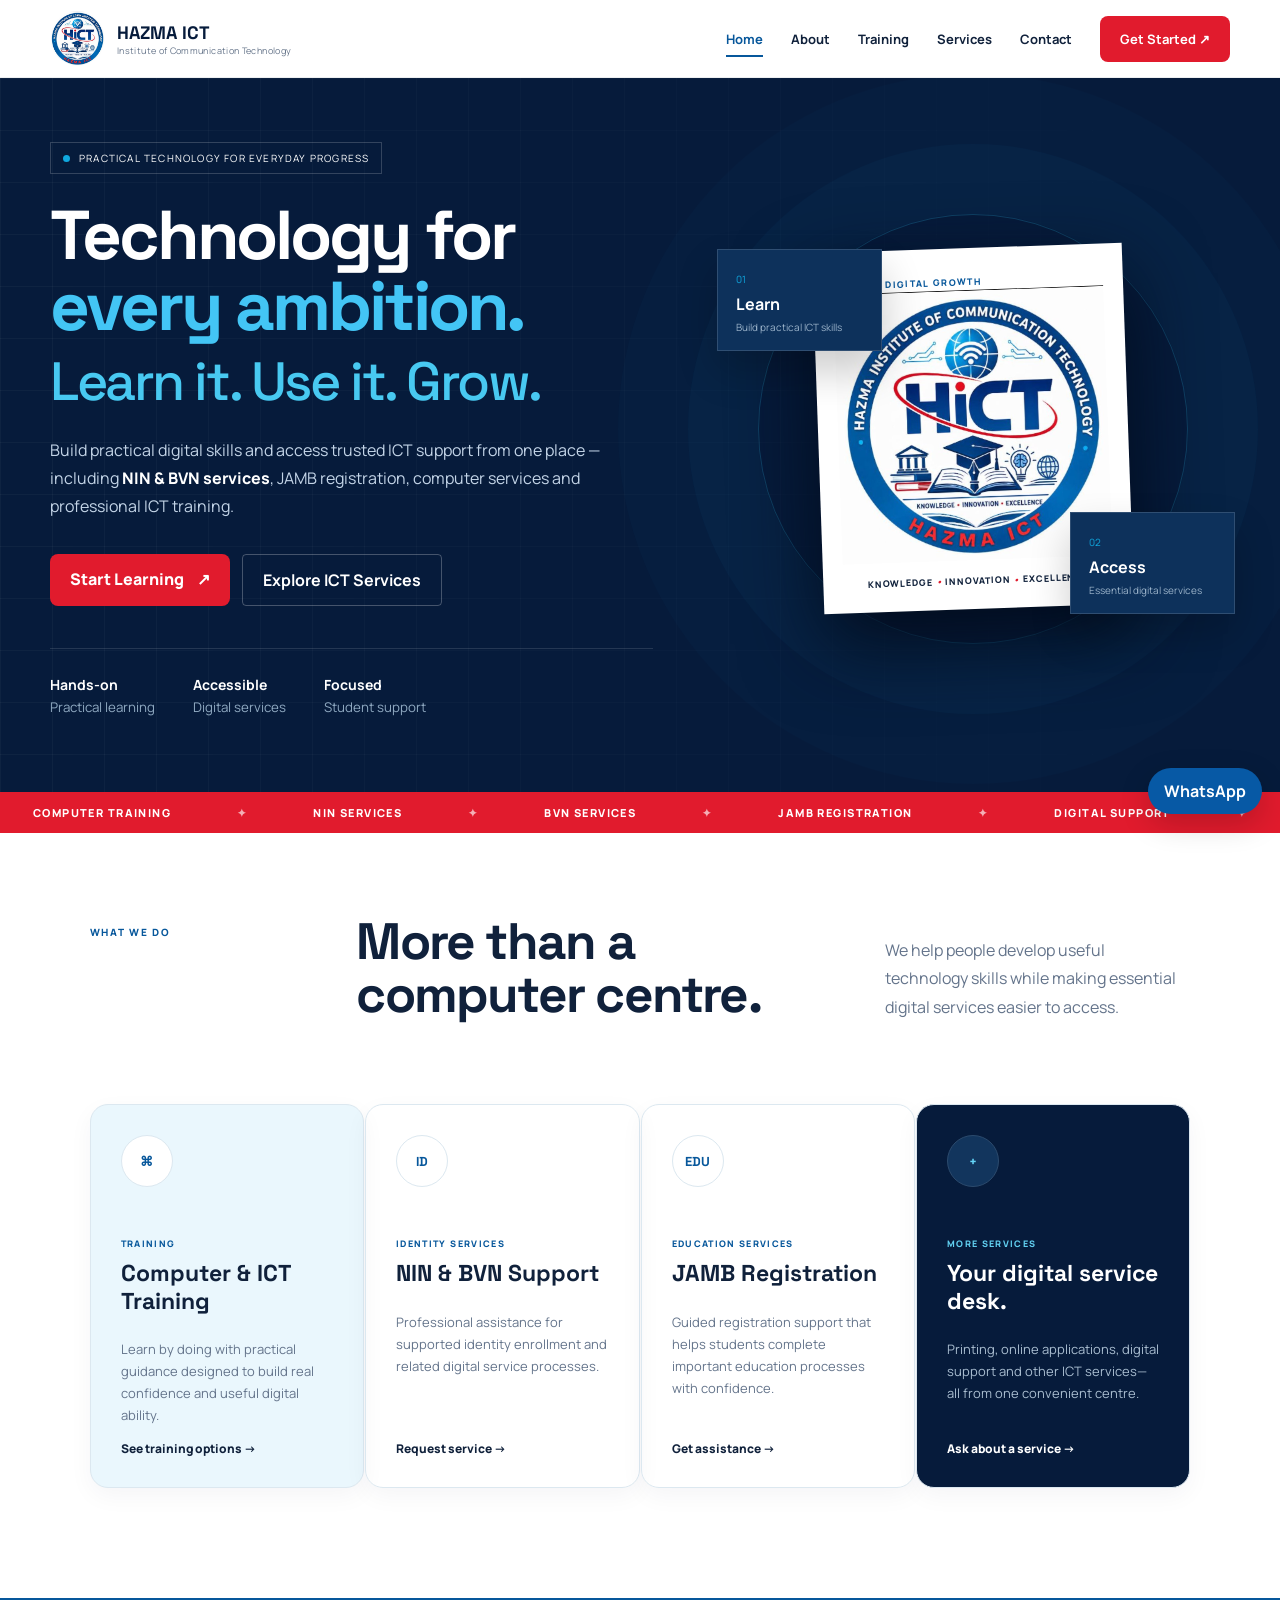
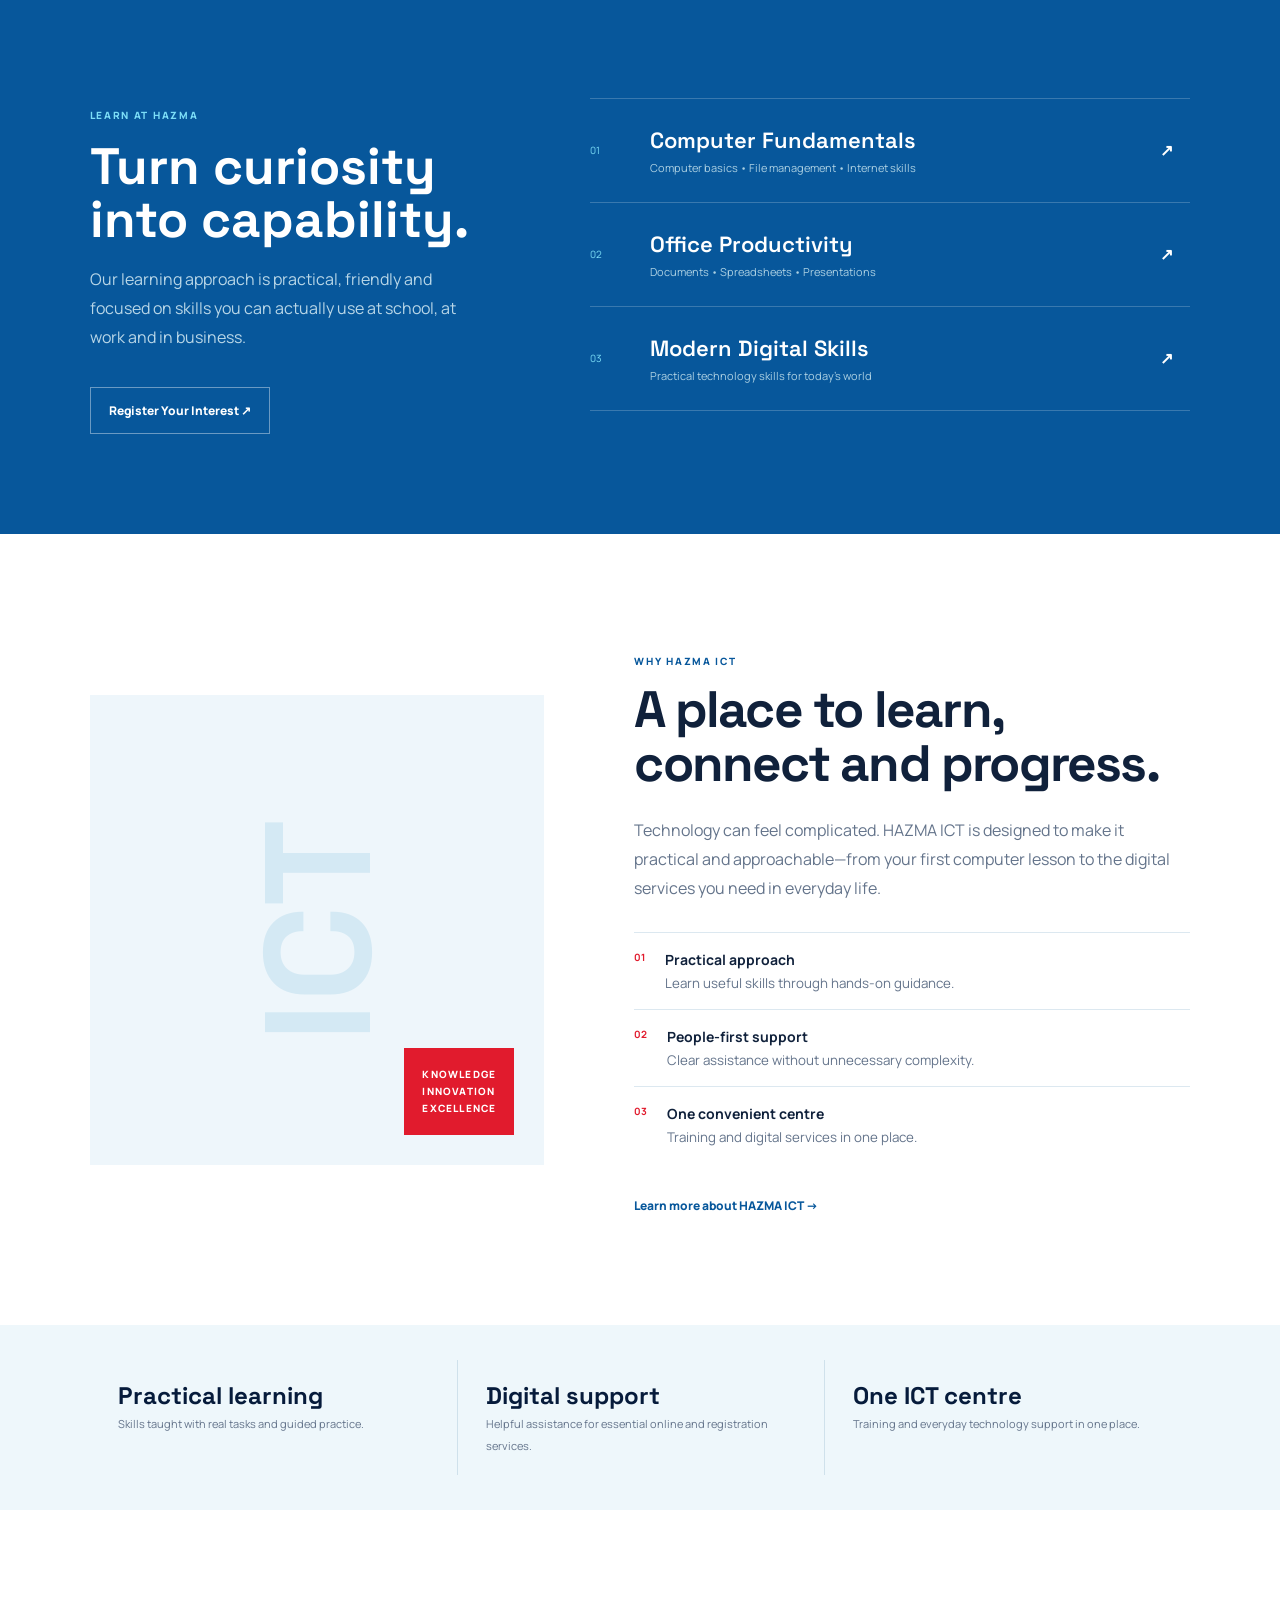
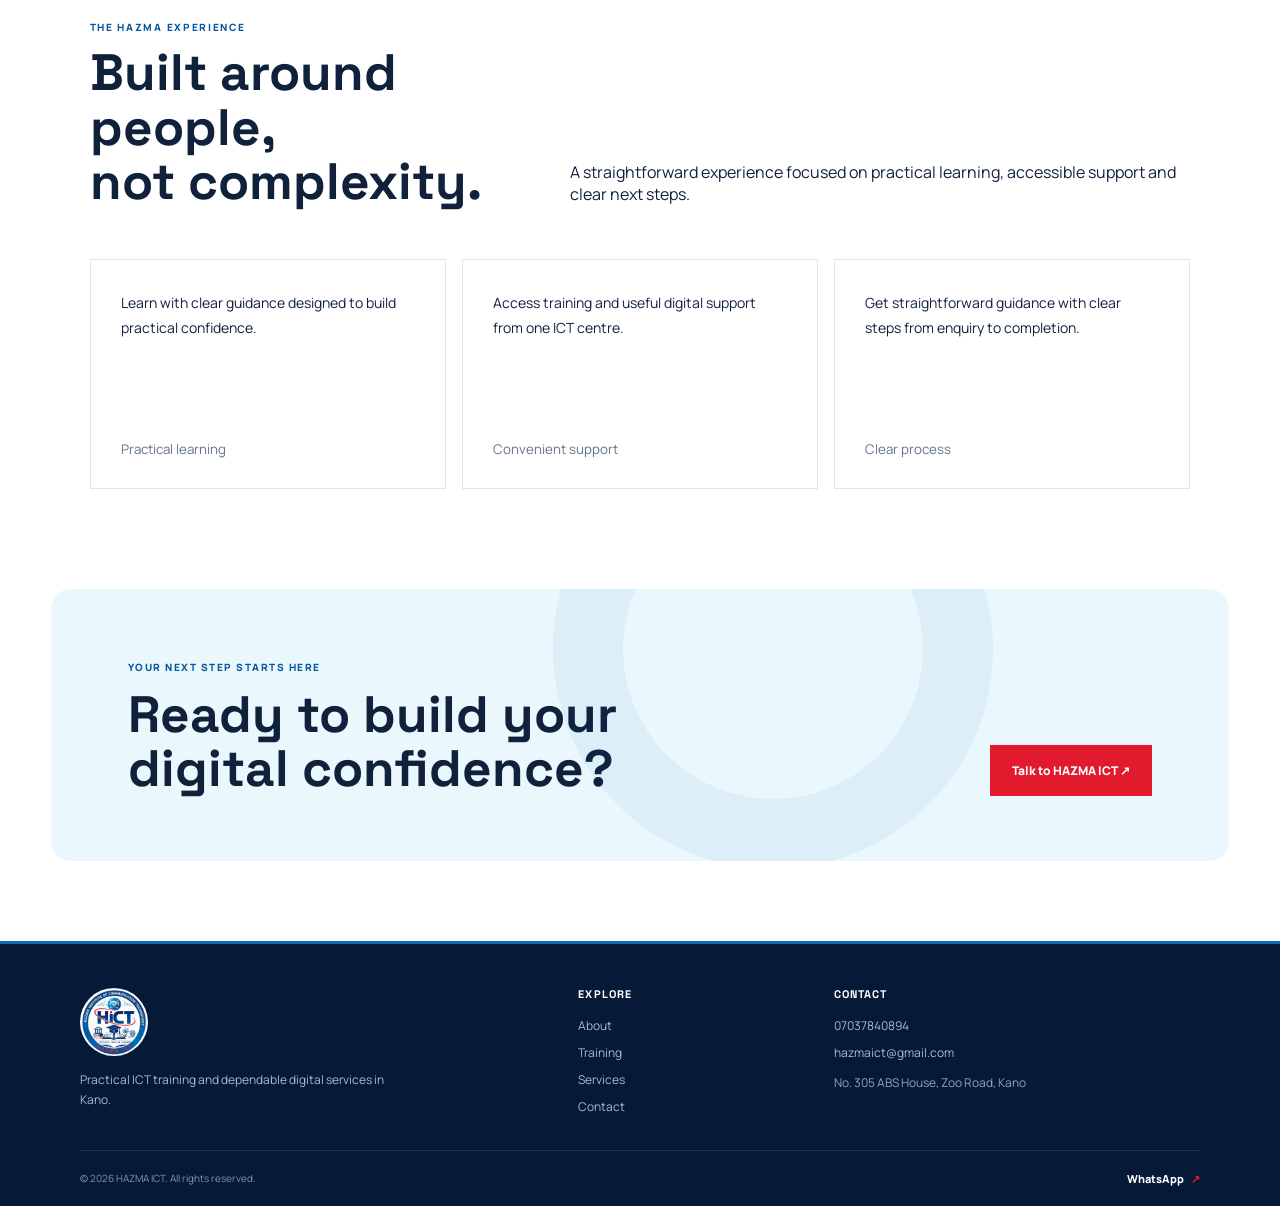
<file: index.html>
<!doctype html><html lang="en"><head><meta charset="utf-8"><meta name="viewport" content="width=device-width,initial-scale=1"><meta name="theme-color" content="#071b3a"><title>HAZMA ICT | Knowledge • Innovation • Excellence</title><meta name="description" content="HAZMA ICT provides practical ICT training and professional digital service support including JAMB, NIN and BVN-related services."><link rel="stylesheet" href="styles.css"><meta property="og:title" content="HAZMA ICT | Knowledge • Innovation • Excellence">
<meta property="og:type" content="website">
<meta property="og:description" content="HAZMA ICT — technology training and trusted digital services in Kano. Knowledge, Innovation, Excellence.">
</head><body class="home"><a class="skip-link" href="#main-content">Skip to content</a>
<header class="site-header"><a class="brand" href="index.html"><img loading="lazy" decoding="async" src="assets/hazma-logo.jpeg" alt="HAZMA ICT logo"><span><strong>HAZMA ICT</strong><small>Institute of Communication Technology</small></span></a><button class="menu" aria-label="Open menu">☰</button><nav id="primary-navigation"><a class="active" href="index.html">Home</a><a href="about.html">About</a><a href="#training">Training</a><a href="#services">Services</a><a href="contact.html">Contact</a><a class="nav-cta" href="contact.html">Get Started ↗</a></nav></header>
<main id="main-content">
<section class="hero"><div class="hero-grid"></div><div class="hero-copy"><div class="badge"><span></span> Practical technology for everyday progress</div><h1>Technology for<br><span class="accent">every ambition.</span><br><span class="hero-line-light">Learn it. Use it. Grow.</span></h1><p>Build practical digital skills and access trusted ICT support from one place — including <strong>NIN &amp; BVN services</strong>, JAMB registration, computer services and professional ICT training.</p><div class="actions"><a class="primary" href="#training">Start Learning <b>↗</b></a><a class="ghost" href="#services">Explore ICT Services</a></div><div class="trust-row"><div><strong>Hands-on</strong><small>Practical learning</small></div><div><strong>Accessible</strong><small>Digital services</small></div><div><strong>Focused</strong><small>Student support</small></div></div></div>
<div class="hero-visual"><div class="visual-ring"></div><div class="logo-panel"><span class="panel-label">EST. FOR DIGITAL GROWTH</span><img loading="lazy" decoding="async" src="assets/hazma-logo.jpeg" alt="HAZMA ICT"><p>KNOWLEDGE <i>•</i> INNOVATION <i>•</i> EXCELLENCE</p></div><div class="float-card fc-one"><span>01</span><b>Learn</b><small>Build practical ICT skills</small></div><div class="float-card fc-two"><span>02</span><b>Access</b><small>Essential digital services</small></div></div></section>
<section class="marquee"><div><span>COMPUTER TRAINING</span><b>✦</b><span>NIN SERVICES</span><b>✦</b><span>BVN SERVICES</span><b>✦</b><span>JAMB REGISTRATION</span><b>✦</b><span>DIGITAL SUPPORT</span><b>✦</b></div></section>
<section class="section intro"><div class="kicker">WHAT WE DO</div><div class="intro-title"><h2>More than a computer centre.</h2><p>We help people develop useful technology skills while making essential digital services easier to access.</p></div></section>
<section id="services" class="service-cards"><article class="service-card featured"><div class="icon">⌘</div><span>TRAINING</span><h3>Computer & ICT Training</h3><p>Learn by doing with practical guidance designed to build real confidence and useful digital ability.</p><a href="#training">See training options <b>→</b></a></article><article class="service-card"><div class="icon">ID</div><span>IDENTITY SERVICES</span><h3>NIN & BVN Support</h3><p>Professional assistance for supported identity enrollment and related digital service processes.</p><a href="contact.html">Request service <b>→</b></a></article><article class="service-card"><div class="icon">EDU</div><span>EDUCATION SERVICES</span><h3>JAMB Registration</h3><p>Guided registration support that helps students complete important education processes with confidence.</p><a href="contact.html">Get assistance <b>→</b></a></article><article class="service-card dark"><div class="icon">+</div><span>MORE SERVICES</span><h3>Your digital service desk.</h3><p>Printing, online applications, digital support and other ICT services—all from one convenient centre.</p><a href="contact.html">Ask about a service <b>→</b></a></article></section>
<section id="training" class="training"><div class="training-copy"><div class="kicker light">LEARN AT HAZMA</div><h2>Turn curiosity into capability.</h2><p>Our learning approach is practical, friendly and focused on skills you can actually use at school, at work and in business.</p><a class="outline-light" href="contact.html">Register Your Interest ↗</a></div><div class="course-stack"><article><span>01</span><div><h3>Computer Fundamentals</h3><p>Computer basics • File management • Internet skills</p></div><b>↗</b></article><article><span>02</span><div><h3>Office Productivity</h3><p>Documents • Spreadsheets • Presentations</p></div><b>↗</b></article><article><span>03</span><div><h3>Modern Digital Skills</h3><p>Practical technology skills for today's world</p></div><b>↗</b></article></div></section>
<section class="why"><div class="why-art"><div class="big-number">ICT</div><div class="stamp">KNOWLEDGE<br>INNOVATION<br>EXCELLENCE</div></div><div class="why-copy"><div class="kicker">WHY HAZMA ICT</div><h2>A place to learn, connect and progress.</h2><p>Technology can feel complicated. HAZMA ICT is designed to make it practical and approachable—from your first computer lesson to the digital services you need in everyday life.</p><div class="points"><div><b>01</b><span><strong>Practical approach</strong><small>Learn useful skills through hands-on guidance.</small></span></div><div><b>02</b><span><strong>People-first support</strong><small>Clear assistance without unnecessary complexity.</small></span></div><div><b>03</b><span><strong>One convenient centre</strong><small>Training and digital services in one place.</small></span></div></div><a href="about.html">Learn more about HAZMA ICT →</a></div></section>
<section class="stats-band"><article><b>Practical learning</b><span>Skills taught with real tasks and guided practice.</span></article><article><b>Digital support</b><span>Helpful assistance for essential online and registration services.</span></article><article><b>One ICT centre</b><span>Training and everyday technology support in one place.</span></article></section><section class="testimonials"><div class="testimonials-head"><div><div class="kicker">THE HAZMA EXPERIENCE</div><h2>Built around people,<br>not complexity.</h2></div><p>A straightforward experience focused on practical learning, accessible support and clear next steps.</p></div><div class="quote-grid"><article><p>Learn with clear guidance designed to build practical confidence.</p><small>Practical learning</small></article><article><p>Access training and useful digital support from one ICT centre.</p><small>Convenient support</small></article><article><p>Get straightforward guidance with clear steps from enquiry to completion.</p><small>Clear process</small></article></div></section><section class="cta"><div><span>YOUR NEXT STEP STARTS HERE</span><h2>Ready to build your<br>digital confidence?</h2></div><a href="contact.html">Talk to HAZMA ICT <b>↗</b></a></section>
</main>



<footer class="minimal-footer">
  <div class="container minimal-footer-main">
    <div class="minimal-footer-brand">
      <a href="index.html" class="minimal-footer-logo" aria-label="HAZMA ICT home">
        <img src="assets/hazma-logo.jpeg" alt="HAZMA ICT">
      </a>
      <p>Practical ICT training and dependable digital services in Kano.</p>
    </div>

    <div class="minimal-footer-nav">
      <div>
        <h3>Explore</h3>
        <a href="about.html">About</a>
        <a href="training.html">Training</a>
        <a href="services.html">Services</a>
        <a href="contact.html">Contact</a>
      </div>
      <div>
        <h3>Contact</h3>
        <a href="tel:+2347037840894">07037840894</a>
        <a href="mailto:hazmaict@gmail.com">hazmaict@gmail.com</a>
        <p>No. 305 ABS House, Zoo Road, Kano</p>
      </div>
    </div>
  </div>

  <div class="container minimal-footer-bottom">
    <p>© <span class="current-year"></span> HAZMA ICT. All rights reserved.</p>
    <a href="https://wa.me/2347037840894?text=Hello%20HAZMA%20ICT%2C%20I%20need%20assistance." target="_blank" rel="noopener">WhatsApp <span>↗</span></a>
  </div>
</footer>
<script>document.querySelectorAll('.current-year').forEach(e=>e.textContent=new Date().getFullYear())</script>


<script src="script.js"></script><a class="hazma-whatsapp" href="https://wa.me/2347037840894?text=Hello%20HAZMA%20ICT%2C%20I%20need%20assistance." target="_blank" rel="noopener" aria-label="Chat with HAZMA ICT on WhatsApp">WhatsApp</a>
<script>
(function(){
  const progress=document.querySelector('.v8-progress');
  const update=()=>{if(!progress)return;const d=document.documentElement;const max=d.scrollHeight-d.clientHeight;progress.style.width=(max?d.scrollTop/max*100:0)+'%'};
  addEventListener('scroll',update,{passive:true}); update();

  document.querySelectorAll('a[href^="#"]').forEach(a=>a.addEventListener('click',e=>{
    const id=a.getAttribute('href'); if(id.length<2)return;
    const el=document.querySelector(id); if(el){e.preventDefault();el.scrollIntoView({behavior:'smooth',block:'start'});}
  }));

  const toast=document.querySelector('.v8-toast');
  window.hazmaToast=(msg)=>{if(!toast)return;toast.textContent=msg;toast.classList.add('show');setTimeout(()=>toast.classList.remove('show'),2600)};

  document.querySelectorAll('form').forEach(form=>{
    form.addEventListener('submit',()=>{ const b=form.querySelector('button[type="submit"],input[type="submit"]'); if(b){b.dataset.original=b.value||b.textContent;if(b.tagName==='INPUT')b.value='Sending…';else b.textContent='Sending…';b.setAttribute('aria-busy','true');}});
  });

  // Mark current page links where possible
  const file=(location.pathname.split('/').pop()||'index.html').toLowerCase();
  document.querySelectorAll('nav a[href]').forEach(a=>{
    const href=(a.getAttribute('href')||'').split('#')[0].toLowerCase();
    if(href===file || (file===''&&href==='index.html')){a.setAttribute('aria-current','page');a.classList.add('active');}
  });
})();
</script>

<div class="v8-progress" aria-hidden="true"></div>
<div class="v8-toast" role="status" aria-live="polite"></div>
<nav class="v8-mobile-actions" aria-label="Quick actions">
  <a href="tel:+2347037840894"><span>☎</span><span>Call</span></a>
  <a href="https://wa.me/2347037840894?text=Hello%20HAZMA%20ICT%2C%20I%20need%20assistance." target="_blank" rel="noopener"><span>◉</span><span>WhatsApp</span></a>
  <a href="register.html"><span>✦</span><span>Training</span></a>
  <a href="services.html"><span>▦</span><span>Services</span></a>
</nav>

</body></html>
</file>
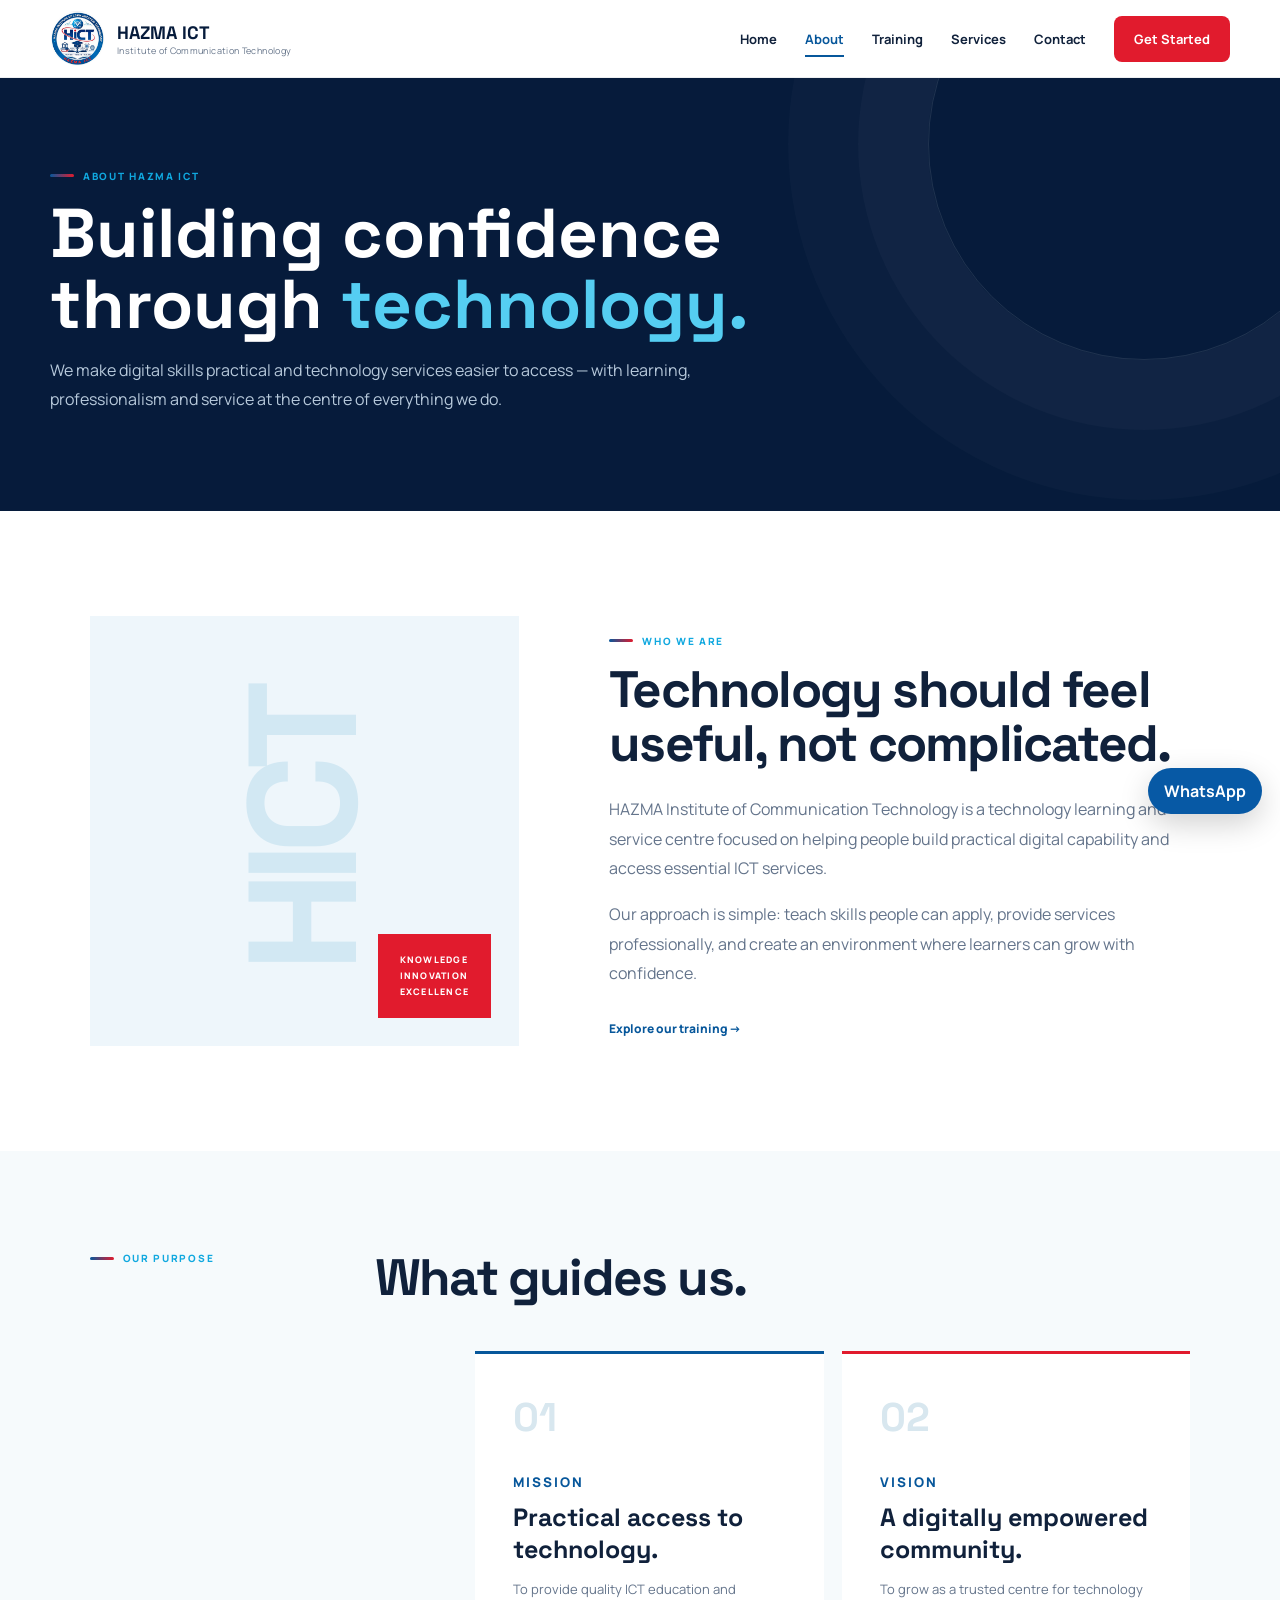
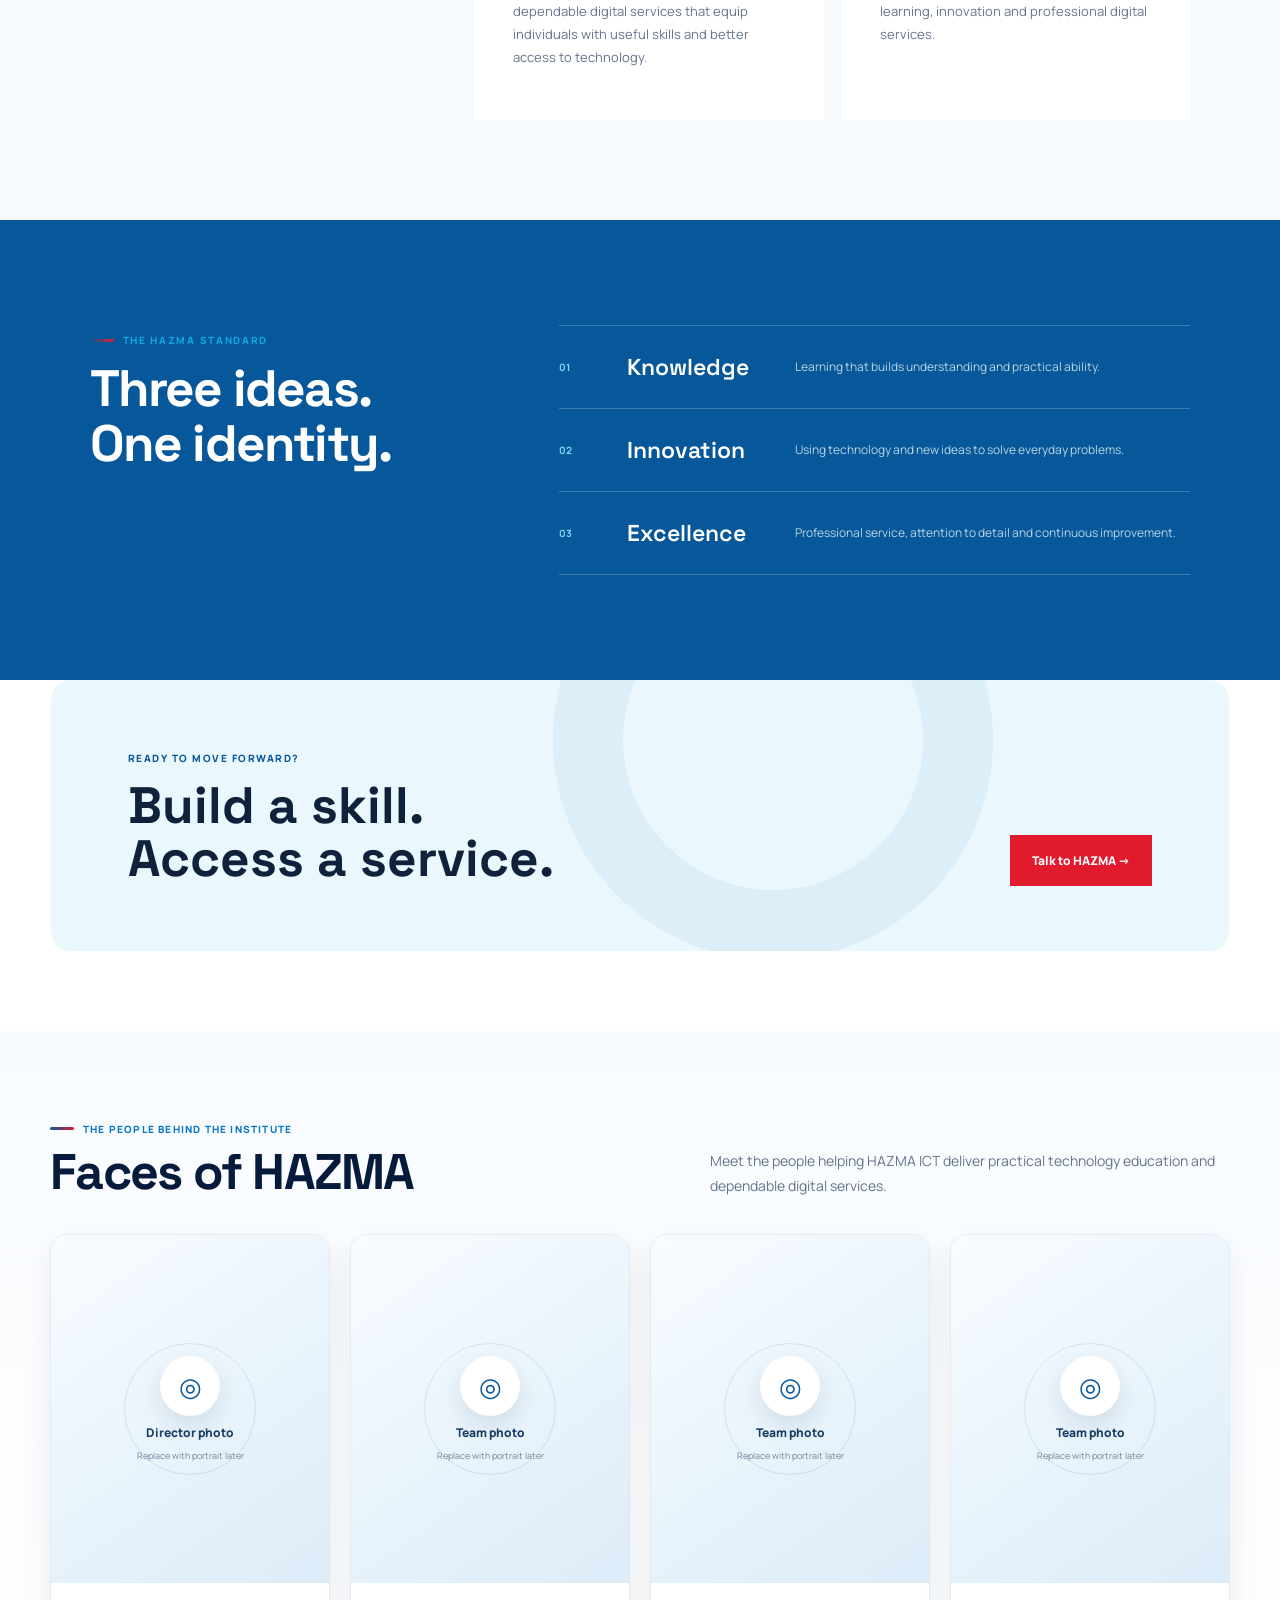
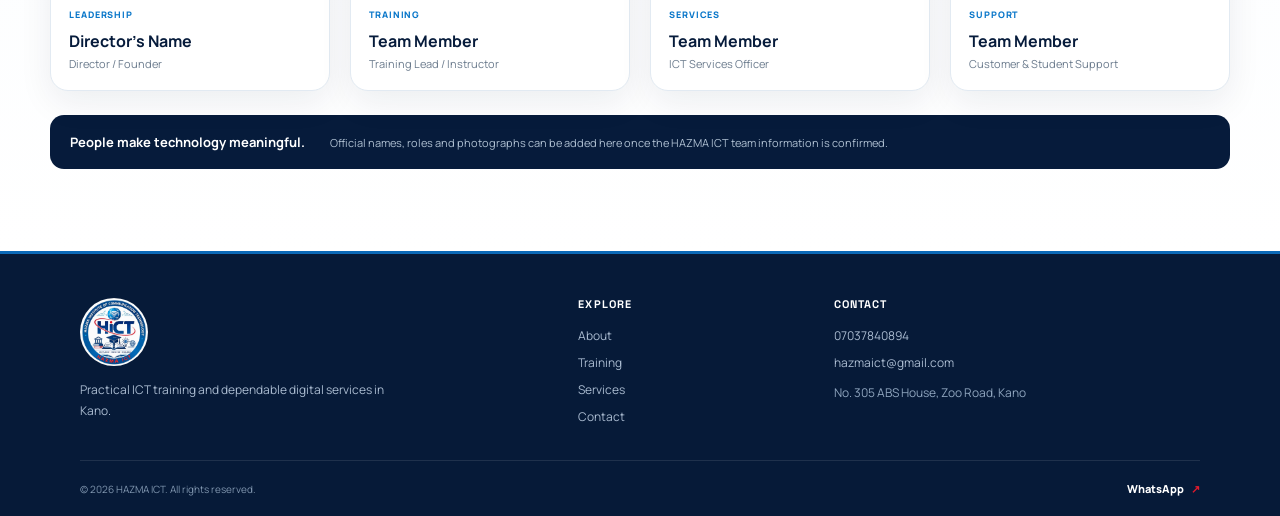
<file: about.html>
<!doctype html><html lang="en"><head><meta charset="utf-8"><meta name="viewport" content="width=device-width,initial-scale=1"><title>About | HAZMA ICT</title><meta name="description" content="HAZMA ICT provides practical ICT training and professional digital service support including JAMB, NIN and BVN-related services."><link rel="stylesheet" href="styles.css"><meta property="og:title" content="About | HAZMA ICT">
<meta property="og:type" content="website">
<meta property="og:description" content="HAZMA ICT — technology training and trusted digital services in Kano. Knowledge, Innovation, Excellence.">
<meta name="theme-color" content="#071d49">
</head><body><a class="skip-link" href="#main-content">Skip to content</a>
<header class="site-header"><a class="brand" href="index.html"><img loading="lazy" decoding="async" src="assets/hazma-logo.jpeg"><span><strong>HAZMA ICT</strong><small>Institute of Communication Technology</small></span></a><button class="menu" aria-label="Menu">☰</button><nav id="primary-navigation"><a href="index.html">Home</a><a class="active" href="about.html">About</a><a href="training.html">Training</a><a href="services.html">Services</a><a href="contact.html">Contact</a><a class="nav-cta" href="contact.html">Get Started</a></nav></header>
<main id="main-content"><section class="page-hero about-hero"><span class="eyebrow hz-section-mark">ABOUT HAZMA ICT</span><h1>Building confidence<br>through <em>technology.</em></h1><p>We make digital skills practical and technology services easier to access — with learning, professionalism and service at the centre of everything we do.</p></section>
<section class="about-story"><div class="story-visual"><div class="story-code">HICT</div><div class="story-badge">KNOWLEDGE<br>INNOVATION<br>EXCELLENCE</div></div><div class="story-copy"><span class="eyebrow hz-section-mark">WHO WE ARE</span><h2>Technology should feel useful, not complicated.</h2><p>HAZMA Institute of Communication Technology is a technology learning and service centre focused on helping people build practical digital capability and access essential ICT services.</p><p>Our approach is simple: teach skills people can apply, provide services professionally, and create an environment where learners can grow with confidence.</p><a href="training.html">Explore our training →</a></div></section>
<section class="purpose"><div class="purpose-title"><span class="eyebrow hz-section-mark">OUR PURPOSE</span><h2>What guides us.</h2></div><div class="purpose-grid"><article><span>01</span><small>MISSION</small><h3>Practical access to technology.</h3><p>To provide quality ICT education and dependable digital services that equip individuals with useful skills and better access to technology.</p></article><article><span>02</span><small>VISION</small><h3>A digitally empowered community.</h3><p>To grow as a trusted centre for technology learning, innovation and professional digital services.</p></article></div></section>
<section class="brand-pillars"><div><span class="eyebrow hz-section-mark">THE HAZMA STANDARD</span><h2>Three ideas.<br>One identity.</h2></div><div class="pillar-list"><article><b>01</b><h3>Knowledge</h3><p>Learning that builds understanding and practical ability.</p></article><article><b>02</b><h3>Innovation</h3><p>Using technology and new ideas to solve everyday problems.</p></article><article><b>03</b><h3>Excellence</h3><p>Professional service, attention to detail and continuous improvement.</p></article></div></section>
<section class="cta"><div><span>READY TO MOVE FORWARD?</span><h2>Build a skill.<br>Access a service.</h2></div><a href="contact.html">Talk to HAZMA →</a></section></main>


<section class="faces-section" aria-labelledby="faces-title">
  <div class="container">
    <div class="faces-heading">
      <div>
        <span class="eyebrow hz-section-mark">The people behind the institute</span>
        <h2 id="faces-title">Faces of HAZMA</h2>
      </div>
      <p>Meet the people helping HAZMA ICT deliver practical technology education and dependable digital services.</p>
    </div>

    <div class="faces-grid">
      <article class="face-card">
        <div class="face-photo">
          <div class="face-placeholder" aria-label="Photo placeholder for Director">
            <span class="face-icon">◎</span><span>Director photo</span><small>Replace with portrait later</small>
          </div>
          <!-- Later: replace the .face-placeholder above with:
          <img decoding="async" src="assets/team/director.jpg" alt="Full name, Director of HAZMA ICT">
          -->
        </div>
        <div class="face-info"><span class="face-role">Leadership</span><h3>Director's Name</h3><p>Director / Founder</p></div>
      </article>

      <article class="face-card">
        <div class="face-photo">
          <div class="face-placeholder" aria-label="Photo placeholder for Training Lead">
            <span class="face-icon">◎</span><span>Team photo</span><small>Replace with portrait later</small>
          </div>
          <!-- Replace later with: <img decoding="async" src="assets/team/training-lead.jpg" alt="Full name, Training Lead"> -->
        </div>
        <div class="face-info"><span class="face-role">Training</span><h3>Team Member</h3><p>Training Lead / Instructor</p></div>
      </article>

      <article class="face-card">
        <div class="face-photo">
          <div class="face-placeholder" aria-label="Photo placeholder for ICT Services team member">
            <span class="face-icon">◎</span><span>Team photo</span><small>Replace with portrait later</small>
          </div>
          <!-- Replace later with: <img decoding="async" src="assets/team/services-officer.jpg" alt="Full name, ICT Services Officer"> -->
        </div>
        <div class="face-info"><span class="face-role">Services</span><h3>Team Member</h3><p>ICT Services Officer</p></div>
      </article>

      <article class="face-card">
        <div class="face-photo">
          <div class="face-placeholder" aria-label="Photo placeholder for Support team member">
            <span class="face-icon">◎</span><span>Team photo</span><small>Replace with portrait later</small>
          </div>
          <!-- Replace later with: <img decoding="async" src="assets/team/support.jpg" alt="Full name, Support Officer"> -->
        </div>
        <div class="face-info"><span class="face-role">Support</span><h3>Team Member</h3><p>Customer & Student Support</p></div>
      </article>
    </div>

    <div class="faces-note">
      <strong>People make technology meaningful.</strong>
      <p>Official names, roles and photographs can be added here once the HAZMA ICT team information is confirmed.</p>
    </div>
  </div>
</section>



<footer class="minimal-footer">
  <div class="container minimal-footer-main">
    <div class="minimal-footer-brand">
      <a href="index.html" class="minimal-footer-logo" aria-label="HAZMA ICT home">
        <img src="assets/hazma-logo.jpeg" alt="HAZMA ICT">
      </a>
      <p>Practical ICT training and dependable digital services in Kano.</p>
    </div>

    <div class="minimal-footer-nav">
      <div>
        <h3>Explore</h3>
        <a href="about.html">About</a>
        <a href="training.html">Training</a>
        <a href="services.html">Services</a>
        <a href="contact.html">Contact</a>
      </div>
      <div>
        <h3>Contact</h3>
        <a href="tel:+2347037840894">07037840894</a>
        <a href="mailto:hazmaict@gmail.com">hazmaict@gmail.com</a>
        <p>No. 305 ABS House, Zoo Road, Kano</p>
      </div>
    </div>
  </div>

  <div class="container minimal-footer-bottom">
    <p>© <span class="current-year"></span> HAZMA ICT. All rights reserved.</p>
    <a href="https://wa.me/2347037840894?text=Hello%20HAZMA%20ICT%2C%20I%20need%20assistance." target="_blank" rel="noopener">WhatsApp <span>↗</span></a>
  </div>
</footer>
<script>document.querySelectorAll('.current-year').forEach(e=>e.textContent=new Date().getFullYear())</script>


<script src="script.js"></script><a class="hazma-whatsapp" href="https://wa.me/2347037840894?text=Hello%20HAZMA%20ICT%2C%20I%20need%20assistance." target="_blank" rel="noopener" aria-label="Chat with HAZMA ICT on WhatsApp">WhatsApp</a>
<script>
(function(){
  const progress=document.querySelector('.v8-progress');
  const update=()=>{if(!progress)return;const d=document.documentElement;const max=d.scrollHeight-d.clientHeight;progress.style.width=(max?d.scrollTop/max*100:0)+'%'};
  addEventListener('scroll',update,{passive:true}); update();

  document.querySelectorAll('a[href^="#"]').forEach(a=>a.addEventListener('click',e=>{
    const id=a.getAttribute('href'); if(id.length<2)return;
    const el=document.querySelector(id); if(el){e.preventDefault();el.scrollIntoView({behavior:'smooth',block:'start'});}
  }));

  const toast=document.querySelector('.v8-toast');
  window.hazmaToast=(msg)=>{if(!toast)return;toast.textContent=msg;toast.classList.add('show');setTimeout(()=>toast.classList.remove('show'),2600)};

  document.querySelectorAll('form').forEach(form=>{
    form.addEventListener('submit',()=>{ const b=form.querySelector('button[type="submit"],input[type="submit"]'); if(b){b.dataset.original=b.value||b.textContent;if(b.tagName==='INPUT')b.value='Sending…';else b.textContent='Sending…';b.setAttribute('aria-busy','true');}});
  });

  // Mark current page links where possible
  const file=(location.pathname.split('/').pop()||'index.html').toLowerCase();
  document.querySelectorAll('nav a[href]').forEach(a=>{
    const href=(a.getAttribute('href')||'').split('#')[0].toLowerCase();
    if(href===file || (file===''&&href==='index.html')){a.setAttribute('aria-current','page');a.classList.add('active');}
  });
})();
</script>

<div class="v8-progress" aria-hidden="true"></div>
<div class="v8-toast" role="status" aria-live="polite"></div>
<nav class="v8-mobile-actions" aria-label="Quick actions">
  <a href="tel:+2347037840894"><span>☎</span><span>Call</span></a>
  <a href="https://wa.me/2347037840894?text=Hello%20HAZMA%20ICT%2C%20I%20need%20assistance." target="_blank" rel="noopener"><span>◉</span><span>WhatsApp</span></a>
  <a href="register.html"><span>✦</span><span>Training</span></a>
  <a href="services.html"><span>▦</span><span>Services</span></a>
</nav>

</body></html>
</file>
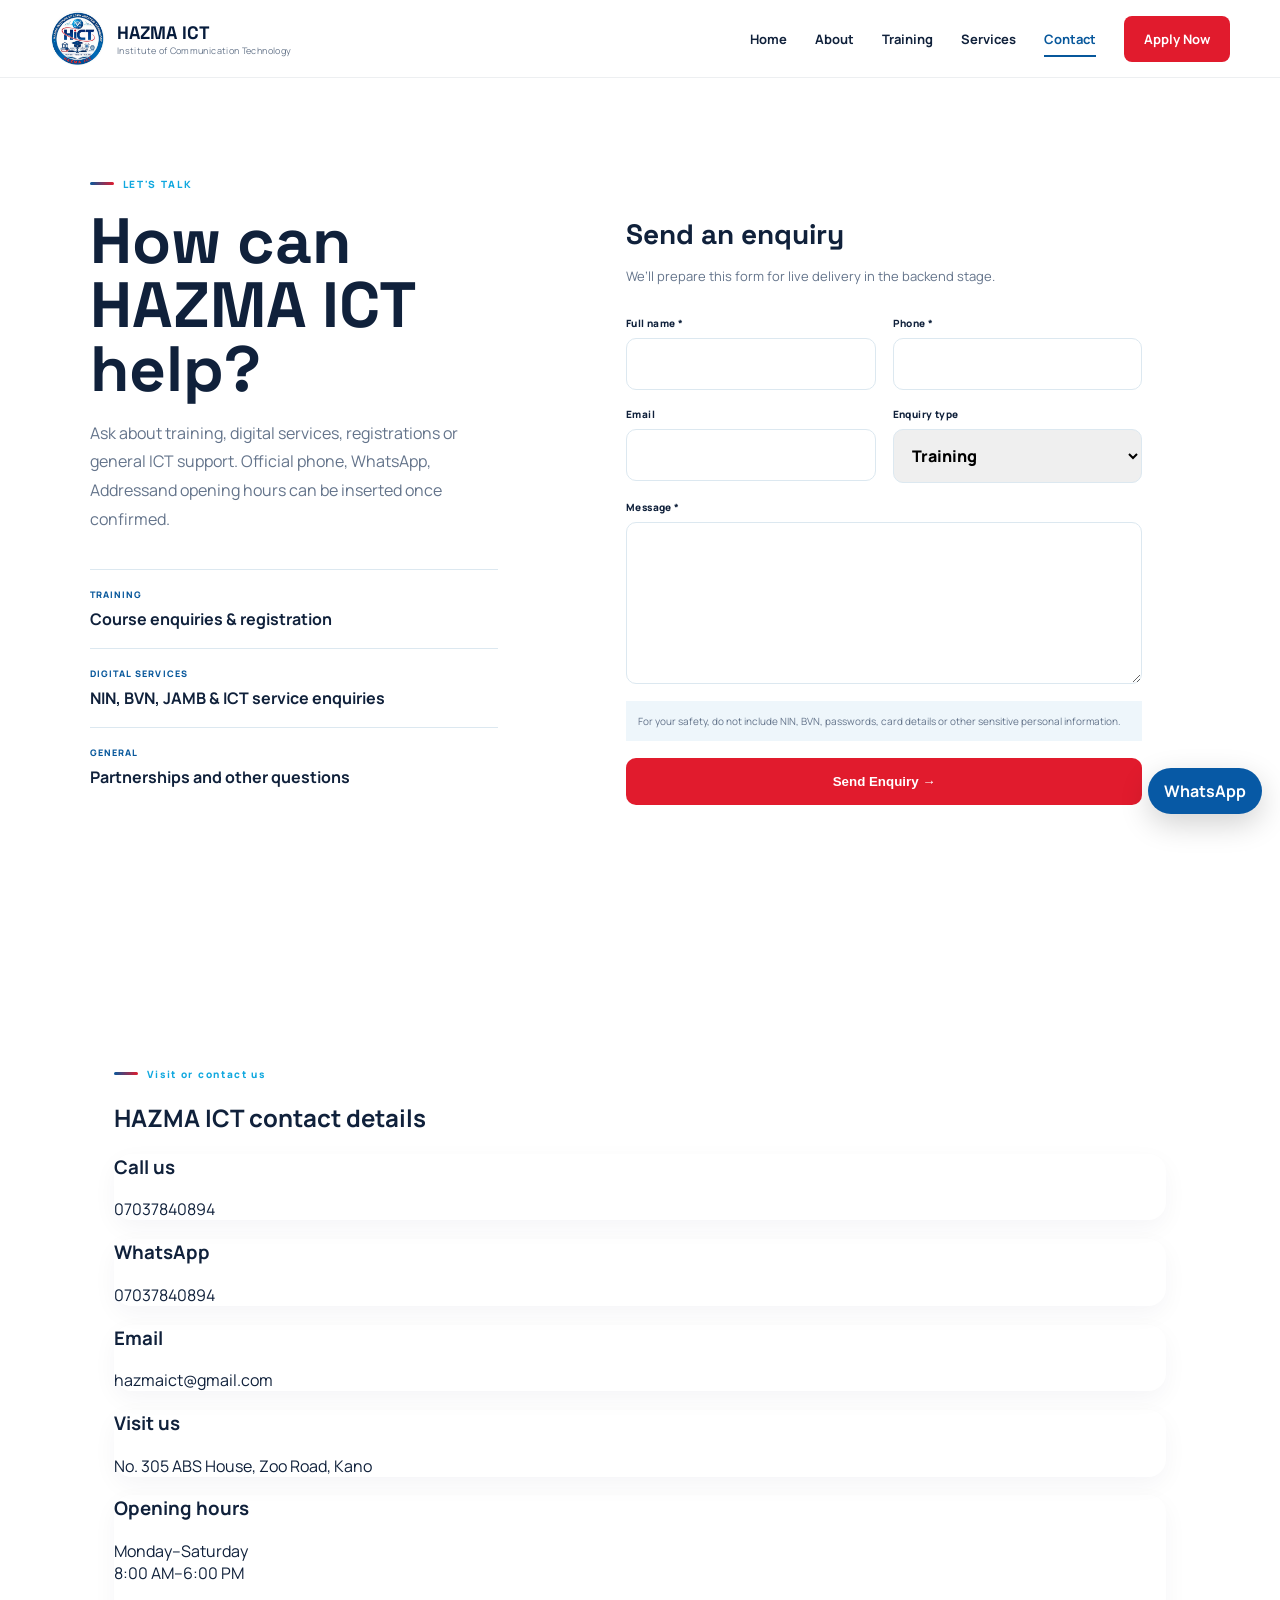
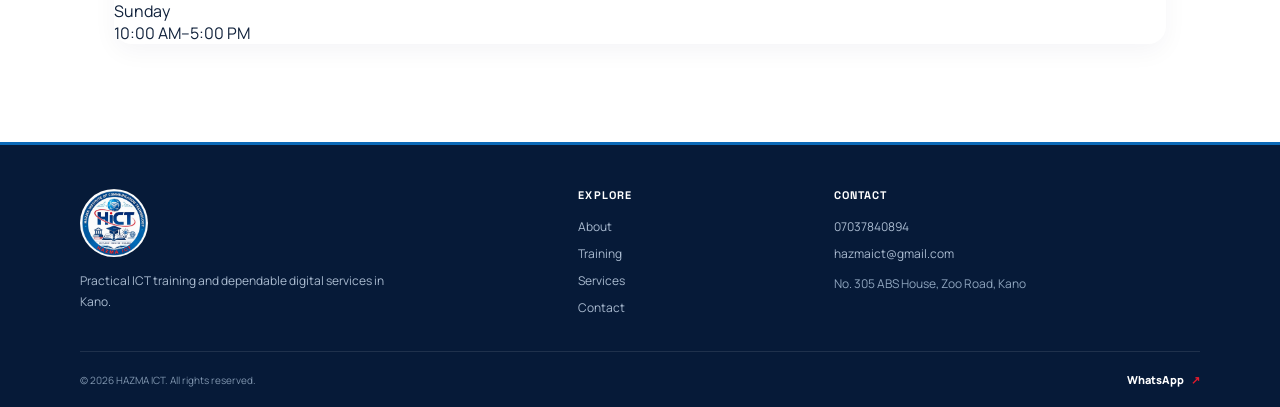
<file: contact.html>
<!doctype html><html lang="en"><head><meta charset="utf-8"><meta name="viewport" content="width=device-width,initial-scale=1"><title>Contact | HAZMA ICT</title><meta name="description" content="HAZMA ICT provides practical ICT training and professional digital service support including JAMB, NIN and BVN-related services."><link rel="stylesheet" href="styles.css"><meta property="og:title" content="Contact | HAZMA ICT">
<meta property="og:type" content="website">
<meta property="og:description" content="HAZMA ICT — technology training and trusted digital services in Kano. Knowledge, Innovation, Excellence.">
<meta name="theme-color" content="#071d49">
</head><body><a class="skip-link" href="#main-content">Skip to content</a>
<header class="site-header"><a class="brand" href="index.html"><img loading="lazy" decoding="async" src="assets/hazma-logo.jpeg"><span><strong>HAZMA ICT</strong><small>Institute of Communication Technology</small></span></a><button class="menu" aria-label="Menu">☰</button><nav id="primary-navigation"><a href="index.html">Home</a><a href="about.html">About</a><a href="training.html">Training</a><a href="services.html">Services</a><a class="active" href="contact.html">Contact</a><a class="nav-cta" href="register.html">Apply Now</a></nav></header>
<main id="main-content"><section class="contact-v5"><div><span class="eyebrow hz-section-mark">LET'S TALK</span><h1>How can HAZMA ICT help?</h1><p>Ask about training, digital services, registrations or general ICT support. Official phone, WhatsApp, Addressand opening hours can be inserted once confirmed.</p><div class="contact-options"><article><small>TRAINING</small><b>Course enquiries & registration</b></article><article><small>DIGITAL SERVICES</small><b>NIN, BVN, JAMB & ICT service enquiries</b></article><article><small>GENERAL</small><b>Partnerships and other questions</b></article></div></div><section class="form-panel"><h2>Send an enquiry</h2><p>We’ll prepare this form for live delivery in the backend stage.</p><form class="smart-form" data-kind="contact"><label>Full name *<input name="name" required></label><label>Phone *<input name="phone" required inputmode="tel"></label><label>Email<input name="email" type="email"></label><label>Enquiry type<select name="type"><option>Training</option><option>NIN/BVN Service</option><option>JAMB Registration</option><option>ICT Service</option><option>General Enquiry</option></select></label><label class="wide">Message *<textarea name="message" rows="6" required></textarea></label><div class="privacy-mini">For your safety, do not include NIN, BVN, passwords, card details or other sensitive personal information.</div><button type="submit">Send Enquiry →</button><div class="form-feedback" aria-live="polite"></div></form></section></section>
<section class="section" aria-labelledby="contact-details-title">
  <div class="container">
    <div class="section-heading">
      <span class="eyebrow hz-section-mark">Visit or contact us</span>
      <h2 id="contact-details-title">HAZMA ICT contact details</h2>
    </div>
    <div class="cards-grid">
      <article class="card"><h3>Call us</h3><p><a href="tel:+2347037840894">07037840894</a></p></article>
      <article class="card"><h3>WhatsApp</h3><p><a href="https://wa.me/2347037840894?text=Hello%20HAZMA%20ICT%2C%20I%20would%20like%20to%20make%20an%20enquiry." target="_blank" rel="noopener">07037840894</a></p></article>
      <article class="card"><h3>Email</h3><p><a href="mailto:hazmaict@gmail.com">hazmaict@gmail.com</a></p></article>
      <article class="card"><h3>Visit us</h3><p>No. 305 ABS House, Zoo Road, Kano</p></article>
      <article class="card"><h3>Opening hours</h3><p>Monday–Saturday<br>8:00 AM–6:00 PM</p><p>Sunday<br>10:00 AM–5:00 PM</p></article>
    </div>
  </div>
</section>
</main><script src="script.js"></script><a class="hazma-whatsapp" href="https://wa.me/2347037840894?text=Hello%20HAZMA%20ICT%2C%20I%20need%20assistance." target="_blank" rel="noopener" aria-label="Chat with HAZMA ICT on WhatsApp">WhatsApp</a>
<script>
(function(){
  const progress=document.querySelector('.v8-progress');
  const update=()=>{if(!progress)return;const d=document.documentElement;const max=d.scrollHeight-d.clientHeight;progress.style.width=(max?d.scrollTop/max*100:0)+'%'};
  addEventListener('scroll',update,{passive:true}); update();

  document.querySelectorAll('a[href^="#"]').forEach(a=>a.addEventListener('click',e=>{
    const id=a.getAttribute('href'); if(id.length<2)return;
    const el=document.querySelector(id); if(el){e.preventDefault();el.scrollIntoView({behavior:'smooth',block:'start'});}
  }));

  const toast=document.querySelector('.v8-toast');
  window.hazmaToast=(msg)=>{if(!toast)return;toast.textContent=msg;toast.classList.add('show');setTimeout(()=>toast.classList.remove('show'),2600)};

  document.querySelectorAll('form').forEach(form=>{
    form.addEventListener('submit',()=>{ const b=form.querySelector('button[type="submit"],input[type="submit"]'); if(b){b.dataset.original=b.value||b.textContent;if(b.tagName==='INPUT')b.value='Sending…';else b.textContent='Sending…';b.setAttribute('aria-busy','true');}});
  });

  // Mark current page links where possible
  const file=(location.pathname.split('/').pop()||'index.html').toLowerCase();
  document.querySelectorAll('nav a[href]').forEach(a=>{
    const href=(a.getAttribute('href')||'').split('#')[0].toLowerCase();
    if(href===file || (file===''&&href==='index.html')){a.setAttribute('aria-current','page');a.classList.add('active');}
  });
})();
</script>

<div class="v8-progress" aria-hidden="true"></div>
<div class="v8-toast" role="status" aria-live="polite"></div>
<nav class="v8-mobile-actions" aria-label="Quick actions">
  <a href="tel:+2347037840894"><span>☎</span><span>Call</span></a>
  <a href="https://wa.me/2347037840894?text=Hello%20HAZMA%20ICT%2C%20I%20need%20assistance." target="_blank" rel="noopener"><span>◉</span><span>WhatsApp</span></a>
  <a href="register.html"><span>✦</span><span>Training</span></a>
  <a href="services.html"><span>▦</span><span>Services</span></a>
</nav>




<footer class="minimal-footer">
  <div class="container minimal-footer-main">
    <div class="minimal-footer-brand">
      <a href="index.html" class="minimal-footer-logo" aria-label="HAZMA ICT home">
        <img src="assets/hazma-logo.jpeg" alt="HAZMA ICT">
      </a>
      <p>Practical ICT training and dependable digital services in Kano.</p>
    </div>

    <div class="minimal-footer-nav">
      <div>
        <h3>Explore</h3>
        <a href="about.html">About</a>
        <a href="training.html">Training</a>
        <a href="services.html">Services</a>
        <a href="contact.html">Contact</a>
      </div>
      <div>
        <h3>Contact</h3>
        <a href="tel:+2347037840894">07037840894</a>
        <a href="mailto:hazmaict@gmail.com">hazmaict@gmail.com</a>
        <p>No. 305 ABS House, Zoo Road, Kano</p>
      </div>
    </div>
  </div>

  <div class="container minimal-footer-bottom">
    <p>© <span class="current-year"></span> HAZMA ICT. All rights reserved.</p>
    <a href="https://wa.me/2347037840894?text=Hello%20HAZMA%20ICT%2C%20I%20need%20assistance." target="_blank" rel="noopener">WhatsApp <span>↗</span></a>
  </div>
</footer>
<script>document.querySelectorAll('.current-year').forEach(e=>e.textContent=new Date().getFullYear())</script>



</body></html>
</file>
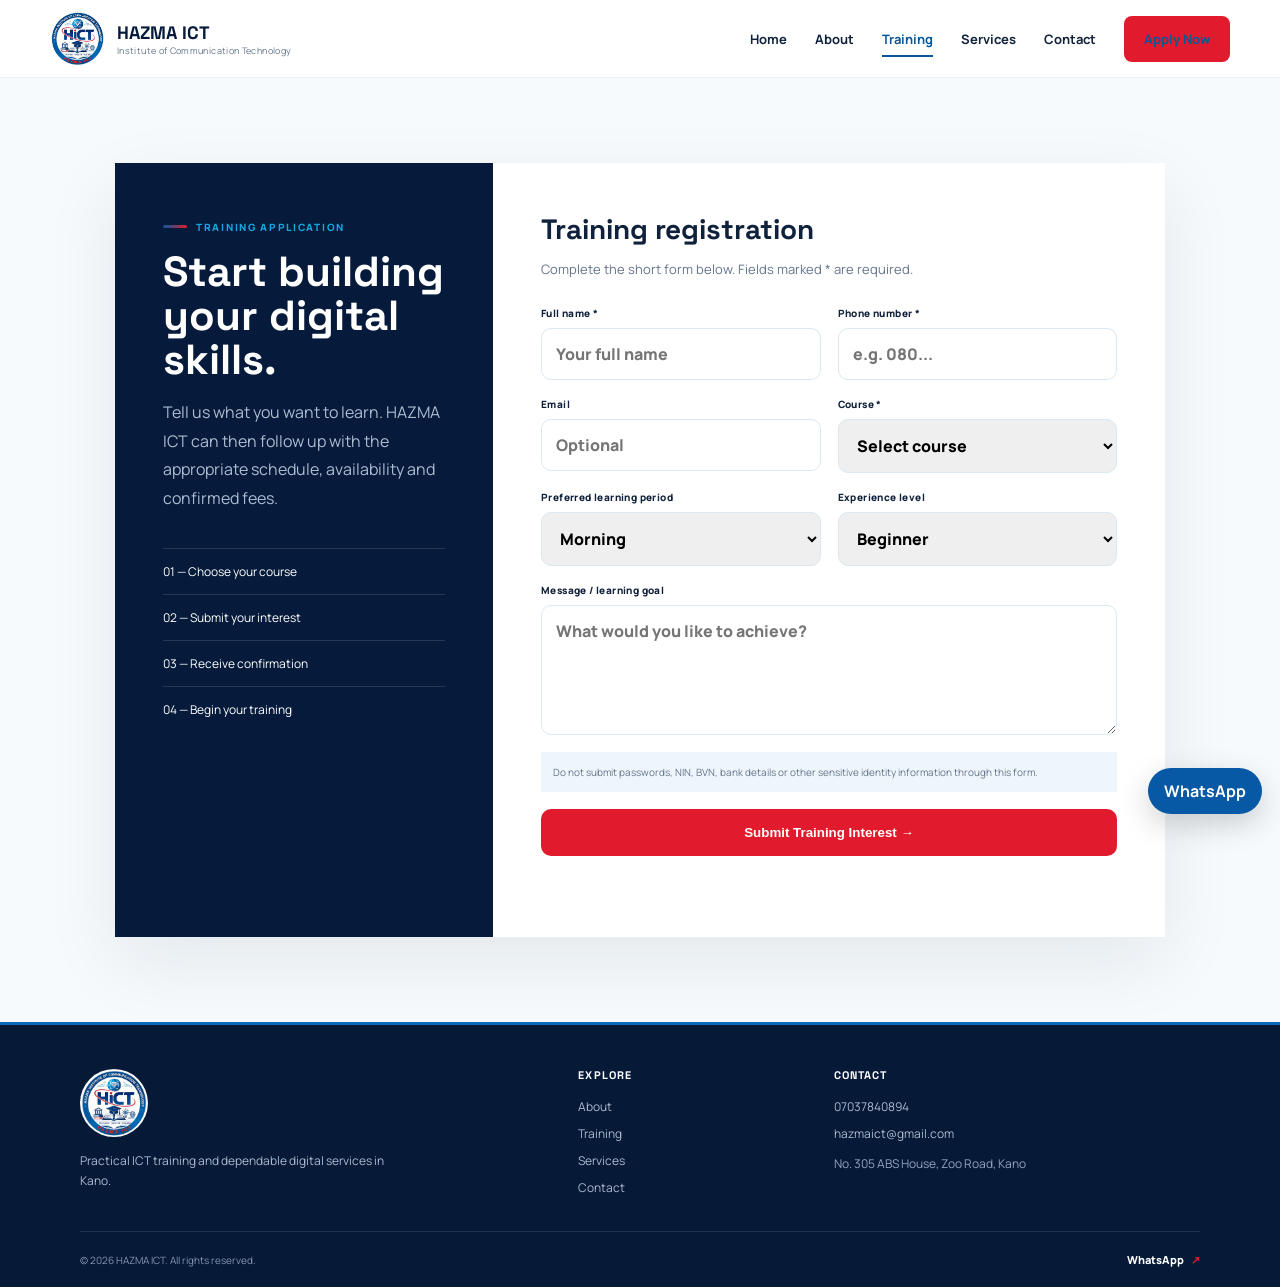
<file: register.html>
<!doctype html><html lang="en"><head><meta charset="utf-8"><meta name="viewport" content="width=device-width,initial-scale=1"><title>Training Registration | HAZMA ICT</title><meta name="description" content="HAZMA ICT provides practical ICT training and professional digital service support including JAMB, NIN and BVN-related services."><link rel="stylesheet" href="styles.css"><meta property="og:title" content="Training Registration | HAZMA ICT">
<meta property="og:type" content="website">
<meta property="og:description" content="HAZMA ICT — technology training and trusted digital services in Kano. Knowledge, Innovation, Excellence.">
<meta name="theme-color" content="#071d49">
</head><body><a class="skip-link" href="#main-content">Skip to content</a>
<header class="site-header"><a class="brand" href="index.html"><img loading="lazy" decoding="async" src="assets/hazma-logo.jpeg"><span><strong>HAZMA ICT</strong><small>Institute of Communication Technology</small></span></a><button class="menu" aria-label="Menu">☰</button><nav id="primary-navigation"><a href="index.html">Home</a><a href="about.html">About</a><a class="active" href="training.html">Training</a><a href="services.html">Services</a><a href="contact.html">Contact</a><a class="nav-cta" href="register.html">Apply Now</a></nav></header>
<main id="main-content" class="form-page"><div class="form-shell"><aside class="form-aside"><span class="eyebrow hz-section-mark">TRAINING APPLICATION</span><h1>Start building your digital skills.</h1><p>Tell us what you want to learn. HAZMA ICT can then follow up with the appropriate schedule, availability and confirmed fees.</p><ul><li>01 — Choose your course</li><li>02 — Submit your interest</li><li>03 — Receive confirmation</li><li>04 — Begin your training</li></ul></aside><section class="form-panel"><h2>Training registration</h2><p>Complete the short form below. Fields marked * are required.</p><form class="smart-form" data-kind="training"><label>Full name *<input name="name" required placeholder="Your full name"></label><label>Phone number *<input name="phone" required inputmode="tel" placeholder="e.g. 080..." ></label><label>Email <input name="email" type="email" placeholder="Optional"></label><label>Course *<select name="course" required><option value="">Select course</option><option>Computer Fundamentals</option><option>Microsoft Office</option><option>Graphic Design</option><option>Web Development</option><option>Other ICT Training</option></select></label><label>Preferred learning period<select name="period"><option>Morning</option><option>Afternoon</option><option>Weekend</option><option>Flexible</option></select></label><label>Experience level<select name="level"><option>Beginner</option><option>Some experience</option><option>Intermediate</option></select></label><label class="wide">Message / learning goal<textarea name="message" rows="4" placeholder="What would you like to achieve?"></textarea></label><div class="privacy-mini">Do not submit passwords, NIN, BVN, bank details or other sensitive identity information through this form.</div><button type="submit">Submit Training Interest →</button><div class="form-feedback" aria-live="polite"></div></form></section></div></main><script src="script.js"></script><a class="hazma-whatsapp" href="https://wa.me/2347037840894?text=Hello%20HAZMA%20ICT%2C%20I%20need%20assistance." target="_blank" rel="noopener" aria-label="Chat with HAZMA ICT on WhatsApp">WhatsApp</a>
<script>
(function(){
  const progress=document.querySelector('.v8-progress');
  const update=()=>{if(!progress)return;const d=document.documentElement;const max=d.scrollHeight-d.clientHeight;progress.style.width=(max?d.scrollTop/max*100:0)+'%'};
  addEventListener('scroll',update,{passive:true}); update();

  document.querySelectorAll('a[href^="#"]').forEach(a=>a.addEventListener('click',e=>{
    const id=a.getAttribute('href'); if(id.length<2)return;
    const el=document.querySelector(id); if(el){e.preventDefault();el.scrollIntoView({behavior:'smooth',block:'start'});}
  }));

  const toast=document.querySelector('.v8-toast');
  window.hazmaToast=(msg)=>{if(!toast)return;toast.textContent=msg;toast.classList.add('show');setTimeout(()=>toast.classList.remove('show'),2600)};

  document.querySelectorAll('form').forEach(form=>{
    form.addEventListener('submit',()=>{ const b=form.querySelector('button[type="submit"],input[type="submit"]'); if(b){b.dataset.original=b.value||b.textContent;if(b.tagName==='INPUT')b.value='Sending…';else b.textContent='Sending…';b.setAttribute('aria-busy','true');}});
  });

  // Mark current page links where possible
  const file=(location.pathname.split('/').pop()||'index.html').toLowerCase();
  document.querySelectorAll('nav a[href]').forEach(a=>{
    const href=(a.getAttribute('href')||'').split('#')[0].toLowerCase();
    if(href===file || (file===''&&href==='index.html')){a.setAttribute('aria-current','page');a.classList.add('active');}
  });
})();
</script>

<div class="v8-progress" aria-hidden="true"></div>
<div class="v8-toast" role="status" aria-live="polite"></div>
<nav class="v8-mobile-actions" aria-label="Quick actions">
  <a href="tel:+2347037840894"><span>☎</span><span>Call</span></a>
  <a href="https://wa.me/2347037840894?text=Hello%20HAZMA%20ICT%2C%20I%20need%20assistance." target="_blank" rel="noopener"><span>◉</span><span>WhatsApp</span></a>
  <a href="register.html"><span>✦</span><span>Training</span></a>
  <a href="services.html"><span>▦</span><span>Services</span></a>
</nav>




<footer class="minimal-footer">
  <div class="container minimal-footer-main">
    <div class="minimal-footer-brand">
      <a href="index.html" class="minimal-footer-logo" aria-label="HAZMA ICT home">
        <img src="assets/hazma-logo.jpeg" alt="HAZMA ICT">
      </a>
      <p>Practical ICT training and dependable digital services in Kano.</p>
    </div>

    <div class="minimal-footer-nav">
      <div>
        <h3>Explore</h3>
        <a href="about.html">About</a>
        <a href="training.html">Training</a>
        <a href="services.html">Services</a>
        <a href="contact.html">Contact</a>
      </div>
      <div>
        <h3>Contact</h3>
        <a href="tel:+2347037840894">07037840894</a>
        <a href="mailto:hazmaict@gmail.com">hazmaict@gmail.com</a>
        <p>No. 305 ABS House, Zoo Road, Kano</p>
      </div>
    </div>
  </div>

  <div class="container minimal-footer-bottom">
    <p>© <span class="current-year"></span> HAZMA ICT. All rights reserved.</p>
    <a href="https://wa.me/2347037840894?text=Hello%20HAZMA%20ICT%2C%20I%20need%20assistance." target="_blank" rel="noopener">WhatsApp <span>↗</span></a>
  </div>
</footer>
<script>document.querySelectorAll('.current-year').forEach(e=>e.textContent=new Date().getFullYear())</script>



</body></html>
</file>
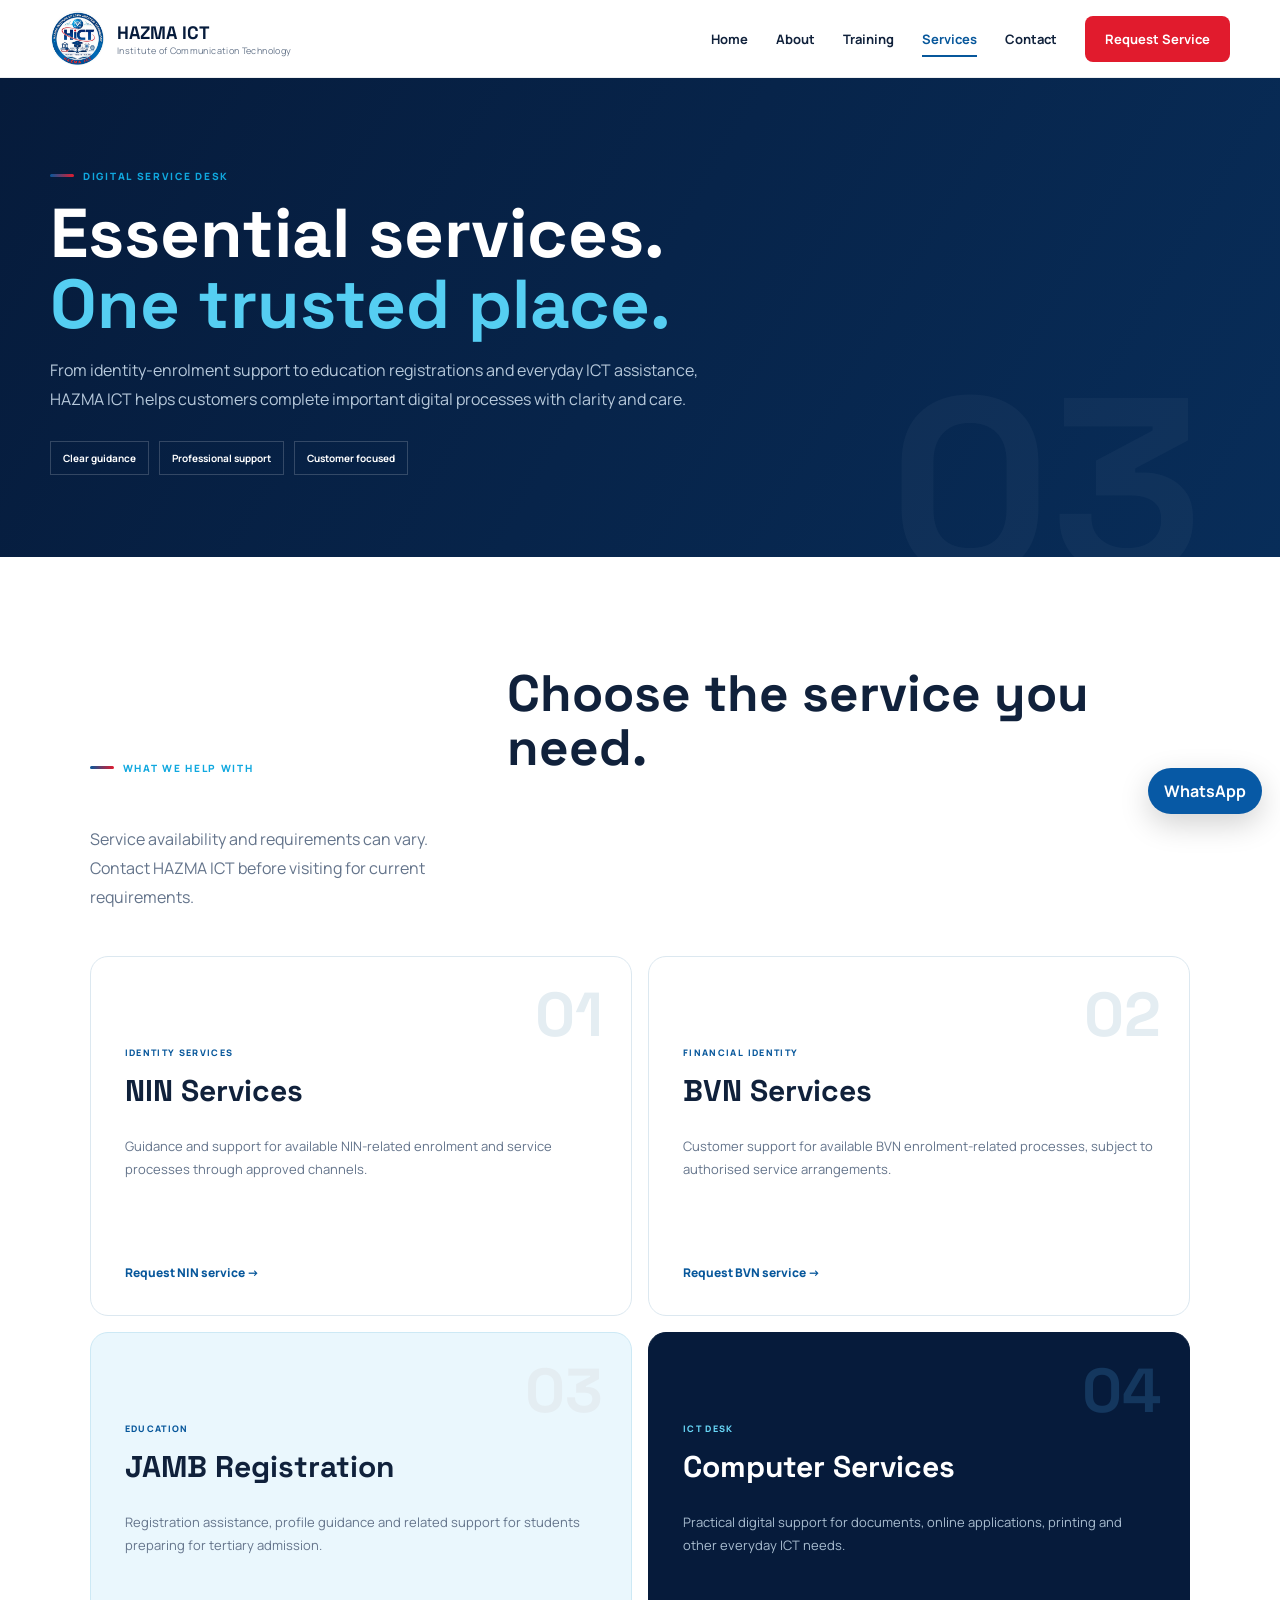
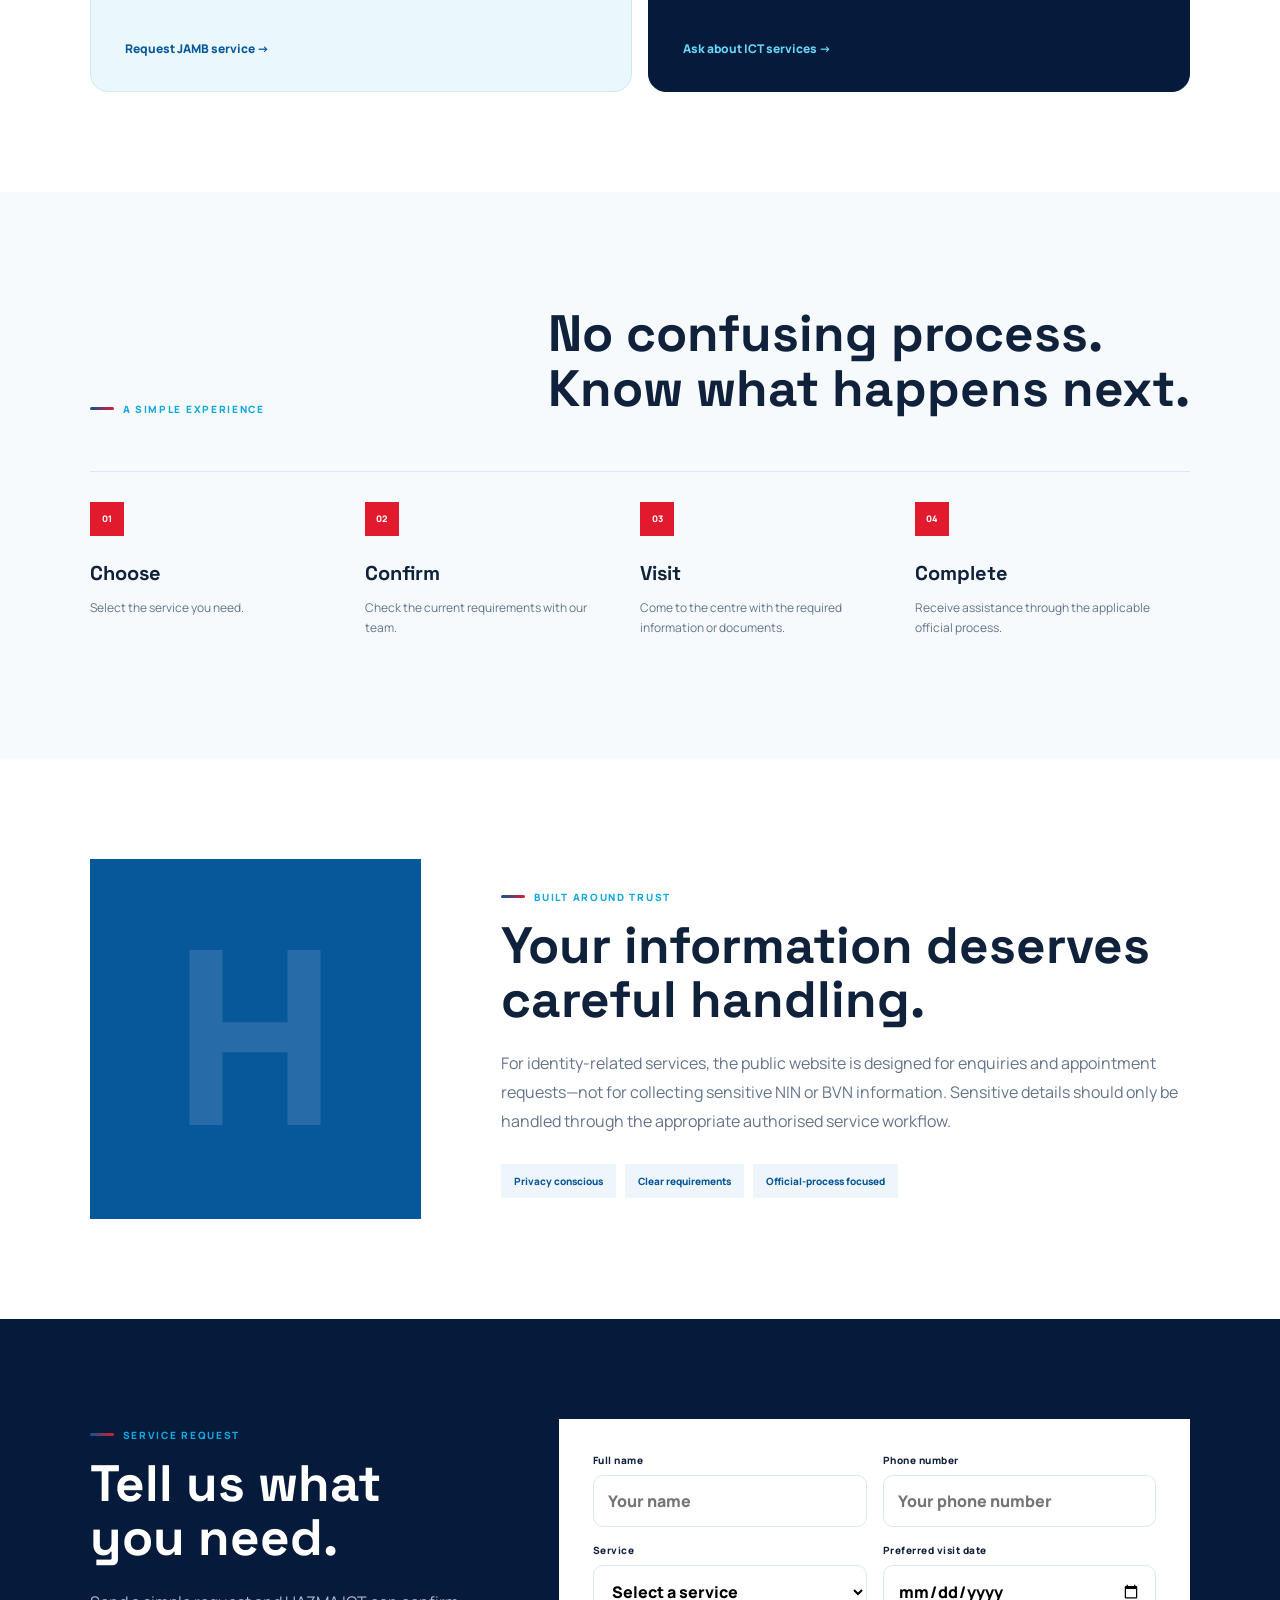
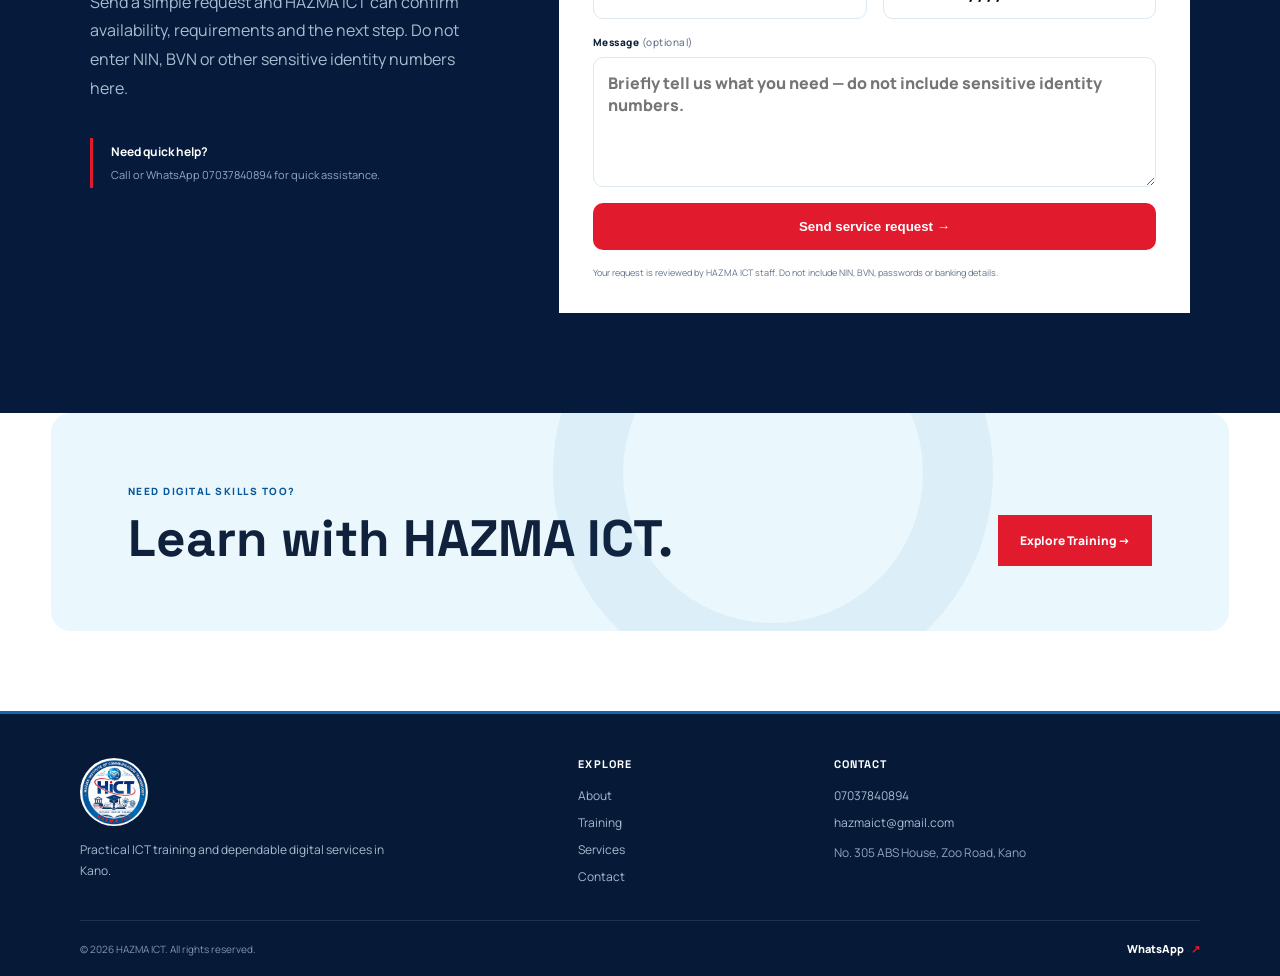
<file: services.html>
<!doctype html><html lang="en"><head><meta charset="utf-8"><meta name="viewport" content="width=device-width,initial-scale=1"><title>Digital Services | HAZMA ICT</title><meta name="description" content="HAZMA ICT provides practical ICT training and professional digital service support including JAMB, NIN and BVN-related services."><link rel="stylesheet" href="styles.css"><meta property="og:title" content="Digital Services | HAZMA ICT">
<meta property="og:type" content="website">
<meta property="og:description" content="HAZMA ICT — technology training and trusted digital services in Kano. Knowledge, Innovation, Excellence.">
<meta name="theme-color" content="#071d49">
</head><body><a class="skip-link" href="#main-content">Skip to content</a>
<header class="site-header"><a class="brand" href="index.html"><img loading="lazy" decoding="async" src="assets/hazma-logo.jpeg" alt="HAZMA ICT logo"><span><strong>HAZMA ICT</strong><small>Institute of Communication Technology</small></span></a><button class="menu" aria-label="Menu">☰</button><nav id="primary-navigation"><a href="index.html">Home</a><a href="about.html">About</a><a href="training.html">Training</a><a class="active" href="services.html">Services</a><a href="contact.html">Contact</a><a class="nav-cta" href="#request">Request Service</a></nav></header>
<main id="main-content"><section class="page-hero services-hero"><span class="eyebrow hz-section-mark">DIGITAL SERVICE DESK</span><h1>Essential services.<br><em>One trusted place.</em></h1><p>From identity-enrolment support to education registrations and everyday ICT assistance, HAZMA ICT helps customers complete important digital processes with clarity and care.</p><div class="hero-mini"><span>Clear guidance</span><span>Professional support</span><span>Customer focused</span></div></section>
<section class="service-index"><div class="service-index-copy"><span class="eyebrow hz-section-mark">WHAT WE HELP WITH</span><h2>Choose the service you need.</h2><p>Service availability and requirements can vary. Contact HAZMA ICT before visiting for current requirements.</p></div><div class="service-index-grid"><article><b>01</b><small>IDENTITY SERVICES</small><h3>NIN Services</h3><p>Guidance and support for available NIN-related enrolment and service processes through approved channels.</p><a href="#request">Request NIN service →</a></article><article><b>02</b><small>FINANCIAL IDENTITY</small><h3>BVN Services</h3><p>Customer support for available BVN enrolment-related processes, subject to authorised service arrangements.</p><a href="#request">Request BVN service →</a></article><article class="service-accent"><b>03</b><small>EDUCATION</small><h3>JAMB Registration</h3><p>Registration assistance, profile guidance and related support for students preparing for tertiary admission.</p><a href="#request">Request JAMB service →</a></article><article class="service-dark"><b>04</b><small>ICT DESK</small><h3>Computer Services</h3><p>Practical digital support for documents, online applications, printing and other everyday ICT needs.</p><a href="#request">Ask about ICT services →</a></article></div></section>
<section class="service-process"><div><span class="eyebrow hz-section-mark">A SIMPLE EXPERIENCE</span><h2>No confusing process.<br>Know what happens next.</h2></div><div class="process-line"><article><span>01</span><h3>Choose</h3><p>Select the service you need.</p></article><article><span>02</span><h3>Confirm</h3><p>Check the current requirements with our team.</p></article><article><span>03</span><h3>Visit</h3><p>Come to the centre with the required information or documents.</p></article><article><span>04</span><h3>Complete</h3><p>Receive assistance through the applicable official process.</p></article></div></section>
<section class="trust-service"><div class="trust-service-mark">H</div><div><span class="eyebrow hz-section-mark">BUILT AROUND TRUST</span><h2>Your information deserves careful handling.</h2><p>For identity-related services, the public website is designed for enquiries and appointment requests—not for collecting sensitive NIN or BVN information. Sensitive details should only be handled through the appropriate authorised service workflow.</p><div class="trust-tags"><span>Privacy conscious</span><span>Clear requirements</span><span>Official-process focused</span></div></div></section>
<section class="request-wrap" id="request"><div class="request-copy"><span class="eyebrow hz-section-mark">SERVICE REQUEST</span><h2>Tell us what<br>you need.</h2><p>Send a simple request and HAZMA ICT can confirm availability, requirements and the next step. Do not enter NIN, BVN or other sensitive identity numbers here.</p><div class="request-note"><b>Need quick help?</b><span>Call or WhatsApp <a href="https://wa.me/2347037840894?text=Hello%20HAZMA%20ICT%2C%20I%20need%20assistance." target="_blank" rel="noopener">07037840894</a> for quick assistance.</span></div></div><form class="service-form"><label>Full name<input required name="name" placeholder="Your name"></label><label>Phone number<input required name="phone" inputmode="tel" placeholder="Your phone number"></label><label>Service<select required name="service"><option value="">Select a service</option><option>NIN Services</option><option>BVN Services</option><option>JAMB Registration</option><option>Computer / ICT Services</option><option>ICT Training</option><option>Other</option></select></label><label>Preferred visit date<input type="date" name="date"></label><label class="wide">Message <span>(optional)</span><textarea name="message" rows="4" placeholder="Briefly tell us what you need — do not include sensitive identity numbers."></textarea></label><button type="submit">Send service request →</button><small class="form-status">Your request is reviewed by HAZMA ICT staff. Do not include NIN, BVN, passwords or banking details.</small></form></section>
<section class="cta"><div><span>NEED DIGITAL SKILLS TOO?</span><h2>Learn with HAZMA ICT.</h2></div><a href="training.html">Explore Training →</a></section></main>



<footer class="minimal-footer">
  <div class="container minimal-footer-main">
    <div class="minimal-footer-brand">
      <a href="index.html" class="minimal-footer-logo" aria-label="HAZMA ICT home">
        <img src="assets/hazma-logo.jpeg" alt="HAZMA ICT">
      </a>
      <p>Practical ICT training and dependable digital services in Kano.</p>
    </div>

    <div class="minimal-footer-nav">
      <div>
        <h3>Explore</h3>
        <a href="about.html">About</a>
        <a href="training.html">Training</a>
        <a href="services.html">Services</a>
        <a href="contact.html">Contact</a>
      </div>
      <div>
        <h3>Contact</h3>
        <a href="tel:+2347037840894">07037840894</a>
        <a href="mailto:hazmaict@gmail.com">hazmaict@gmail.com</a>
        <p>No. 305 ABS House, Zoo Road, Kano</p>
      </div>
    </div>
  </div>

  <div class="container minimal-footer-bottom">
    <p>© <span class="current-year"></span> HAZMA ICT. All rights reserved.</p>
    <a href="https://wa.me/2347037840894?text=Hello%20HAZMA%20ICT%2C%20I%20need%20assistance." target="_blank" rel="noopener">WhatsApp <span>↗</span></a>
  </div>
</footer>
<script>document.querySelectorAll('.current-year').forEach(e=>e.textContent=new Date().getFullYear())</script>


<script src="script.js"></script><a class="hazma-whatsapp" href="https://wa.me/2347037840894?text=Hello%20HAZMA%20ICT%2C%20I%20need%20assistance." target="_blank" rel="noopener" aria-label="Chat with HAZMA ICT on WhatsApp">WhatsApp</a>
<script>
(function(){
  const progress=document.querySelector('.v8-progress');
  const update=()=>{if(!progress)return;const d=document.documentElement;const max=d.scrollHeight-d.clientHeight;progress.style.width=(max?d.scrollTop/max*100:0)+'%'};
  addEventListener('scroll',update,{passive:true}); update();

  document.querySelectorAll('a[href^="#"]').forEach(a=>a.addEventListener('click',e=>{
    const id=a.getAttribute('href'); if(id.length<2)return;
    const el=document.querySelector(id); if(el){e.preventDefault();el.scrollIntoView({behavior:'smooth',block:'start'});}
  }));

  const toast=document.querySelector('.v8-toast');
  window.hazmaToast=(msg)=>{if(!toast)return;toast.textContent=msg;toast.classList.add('show');setTimeout(()=>toast.classList.remove('show'),2600)};

  document.querySelectorAll('form').forEach(form=>{
    form.addEventListener('submit',()=>{ const b=form.querySelector('button[type="submit"],input[type="submit"]'); if(b){b.dataset.original=b.value||b.textContent;if(b.tagName==='INPUT')b.value='Sending…';else b.textContent='Sending…';b.setAttribute('aria-busy','true');}});
  });

  // Mark current page links where possible
  const file=(location.pathname.split('/').pop()||'index.html').toLowerCase();
  document.querySelectorAll('nav a[href]').forEach(a=>{
    const href=(a.getAttribute('href')||'').split('#')[0].toLowerCase();
    if(href===file || (file===''&&href==='index.html')){a.setAttribute('aria-current','page');a.classList.add('active');}
  });
})();
</script>

<div class="v8-progress" aria-hidden="true"></div>
<div class="v8-toast" role="status" aria-live="polite"></div>
<nav class="v8-mobile-actions" aria-label="Quick actions">
  <a href="tel:+2347037840894"><span>☎</span><span>Call</span></a>
  <a href="https://wa.me/2347037840894?text=Hello%20HAZMA%20ICT%2C%20I%20need%20assistance." target="_blank" rel="noopener"><span>◉</span><span>WhatsApp</span></a>
  <a href="register.html"><span>✦</span><span>Training</span></a>
  <a href="services.html"><span>▦</span><span>Services</span></a>
</nav>

</body></html>
</file>
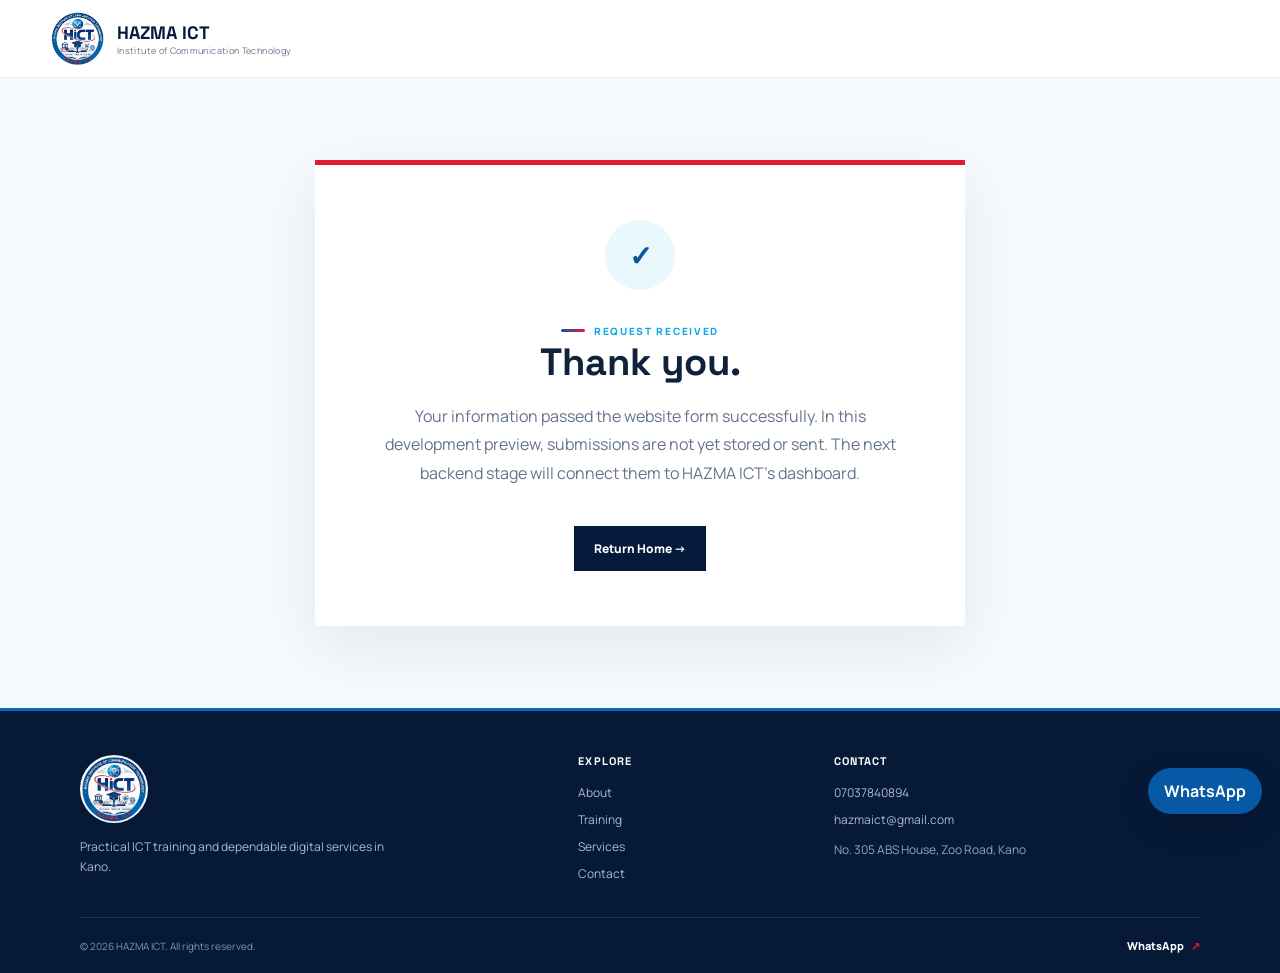
<file: success.html>
<!doctype html><html lang="en"><head><meta charset="utf-8"><meta name="viewport" content="width=device-width,initial-scale=1"><title>Request Received | HAZMA ICT</title><meta name="description" content="HAZMA ICT provides practical ICT training and professional digital service support including JAMB, NIN and BVN-related services."><link rel="stylesheet" href="styles.css"><meta property="og:title" content="Request Received | HAZMA ICT">
<meta property="og:type" content="website">
<meta property="og:description" content="HAZMA ICT — technology training and trusted digital services in Kano. Knowledge, Innovation, Excellence.">
<meta name="theme-color" content="#071d49">
</head><body><a class="skip-link" href="#main-content">Skip to content</a><header class="site-header"><a class="brand" href="index.html"><img loading="lazy" decoding="async" src="assets/hazma-logo.jpeg"><span><strong>HAZMA ICT</strong><small>Institute of Communication Technology</small></span></a></header><main id="main-content" class="success-page"><section class="success-card"><div class="success-mark">✓</div><span class="eyebrow hz-section-mark">REQUEST RECEIVED</span><h1>Thank you.</h1><p>Your information passed the website form successfully. In this development preview, submissions are not yet stored or sent. The next backend stage will connect them to HAZMA ICT's dashboard.</p><a href="index.html">Return Home →</a></section></main><a class="hazma-whatsapp" href="https://wa.me/2347037840894?text=Hello%20HAZMA%20ICT%2C%20I%20need%20assistance." target="_blank" rel="noopener" aria-label="Chat with HAZMA ICT on WhatsApp">WhatsApp</a>
<script>
(function(){
  const progress=document.querySelector('.v8-progress');
  const update=()=>{if(!progress)return;const d=document.documentElement;const max=d.scrollHeight-d.clientHeight;progress.style.width=(max?d.scrollTop/max*100:0)+'%'};
  addEventListener('scroll',update,{passive:true}); update();

  document.querySelectorAll('a[href^="#"]').forEach(a=>a.addEventListener('click',e=>{
    const id=a.getAttribute('href'); if(id.length<2)return;
    const el=document.querySelector(id); if(el){e.preventDefault();el.scrollIntoView({behavior:'smooth',block:'start'});}
  }));

  const toast=document.querySelector('.v8-toast');
  window.hazmaToast=(msg)=>{if(!toast)return;toast.textContent=msg;toast.classList.add('show');setTimeout(()=>toast.classList.remove('show'),2600)};

  document.querySelectorAll('form').forEach(form=>{
    form.addEventListener('submit',()=>{ const b=form.querySelector('button[type="submit"],input[type="submit"]'); if(b){b.dataset.original=b.value||b.textContent;if(b.tagName==='INPUT')b.value='Sending…';else b.textContent='Sending…';b.setAttribute('aria-busy','true');}});
  });

  // Mark current page links where possible
  const file=(location.pathname.split('/').pop()||'index.html').toLowerCase();
  document.querySelectorAll('nav a[href]').forEach(a=>{
    const href=(a.getAttribute('href')||'').split('#')[0].toLowerCase();
    if(href===file || (file===''&&href==='index.html')){a.setAttribute('aria-current','page');a.classList.add('active');}
  });
})();
</script>

<div class="v8-progress" aria-hidden="true"></div>
<div class="v8-toast" role="status" aria-live="polite"></div>
<nav id="primary-navigation" class="v8-mobile-actions" aria-label="Quick actions">
  <a href="tel:+2347037840894"><span>☎</span><span>Call</span></a>
  <a href="https://wa.me/2347037840894?text=Hello%20HAZMA%20ICT%2C%20I%20need%20assistance." target="_blank" rel="noopener"><span>◉</span><span>WhatsApp</span></a>
  <a href="register.html"><span>✦</span><span>Training</span></a>
  <a href="services.html"><span>▦</span><span>Services</span></a>
</nav>




<footer class="minimal-footer">
  <div class="container minimal-footer-main">
    <div class="minimal-footer-brand">
      <a href="index.html" class="minimal-footer-logo" aria-label="HAZMA ICT home">
        <img src="assets/hazma-logo.jpeg" alt="HAZMA ICT">
      </a>
      <p>Practical ICT training and dependable digital services in Kano.</p>
    </div>

    <div class="minimal-footer-nav">
      <div>
        <h3>Explore</h3>
        <a href="about.html">About</a>
        <a href="training.html">Training</a>
        <a href="services.html">Services</a>
        <a href="contact.html">Contact</a>
      </div>
      <div>
        <h3>Contact</h3>
        <a href="tel:+2347037840894">07037840894</a>
        <a href="mailto:hazmaict@gmail.com">hazmaict@gmail.com</a>
        <p>No. 305 ABS House, Zoo Road, Kano</p>
      </div>
    </div>
  </div>

  <div class="container minimal-footer-bottom">
    <p>© <span class="current-year"></span> HAZMA ICT. All rights reserved.</p>
    <a href="https://wa.me/2347037840894?text=Hello%20HAZMA%20ICT%2C%20I%20need%20assistance." target="_blank" rel="noopener">WhatsApp <span>↗</span></a>
  </div>
</footer>
<script>document.querySelectorAll('.current-year').forEach(e=>e.textContent=new Date().getFullYear())</script>



</body></html>
</file>
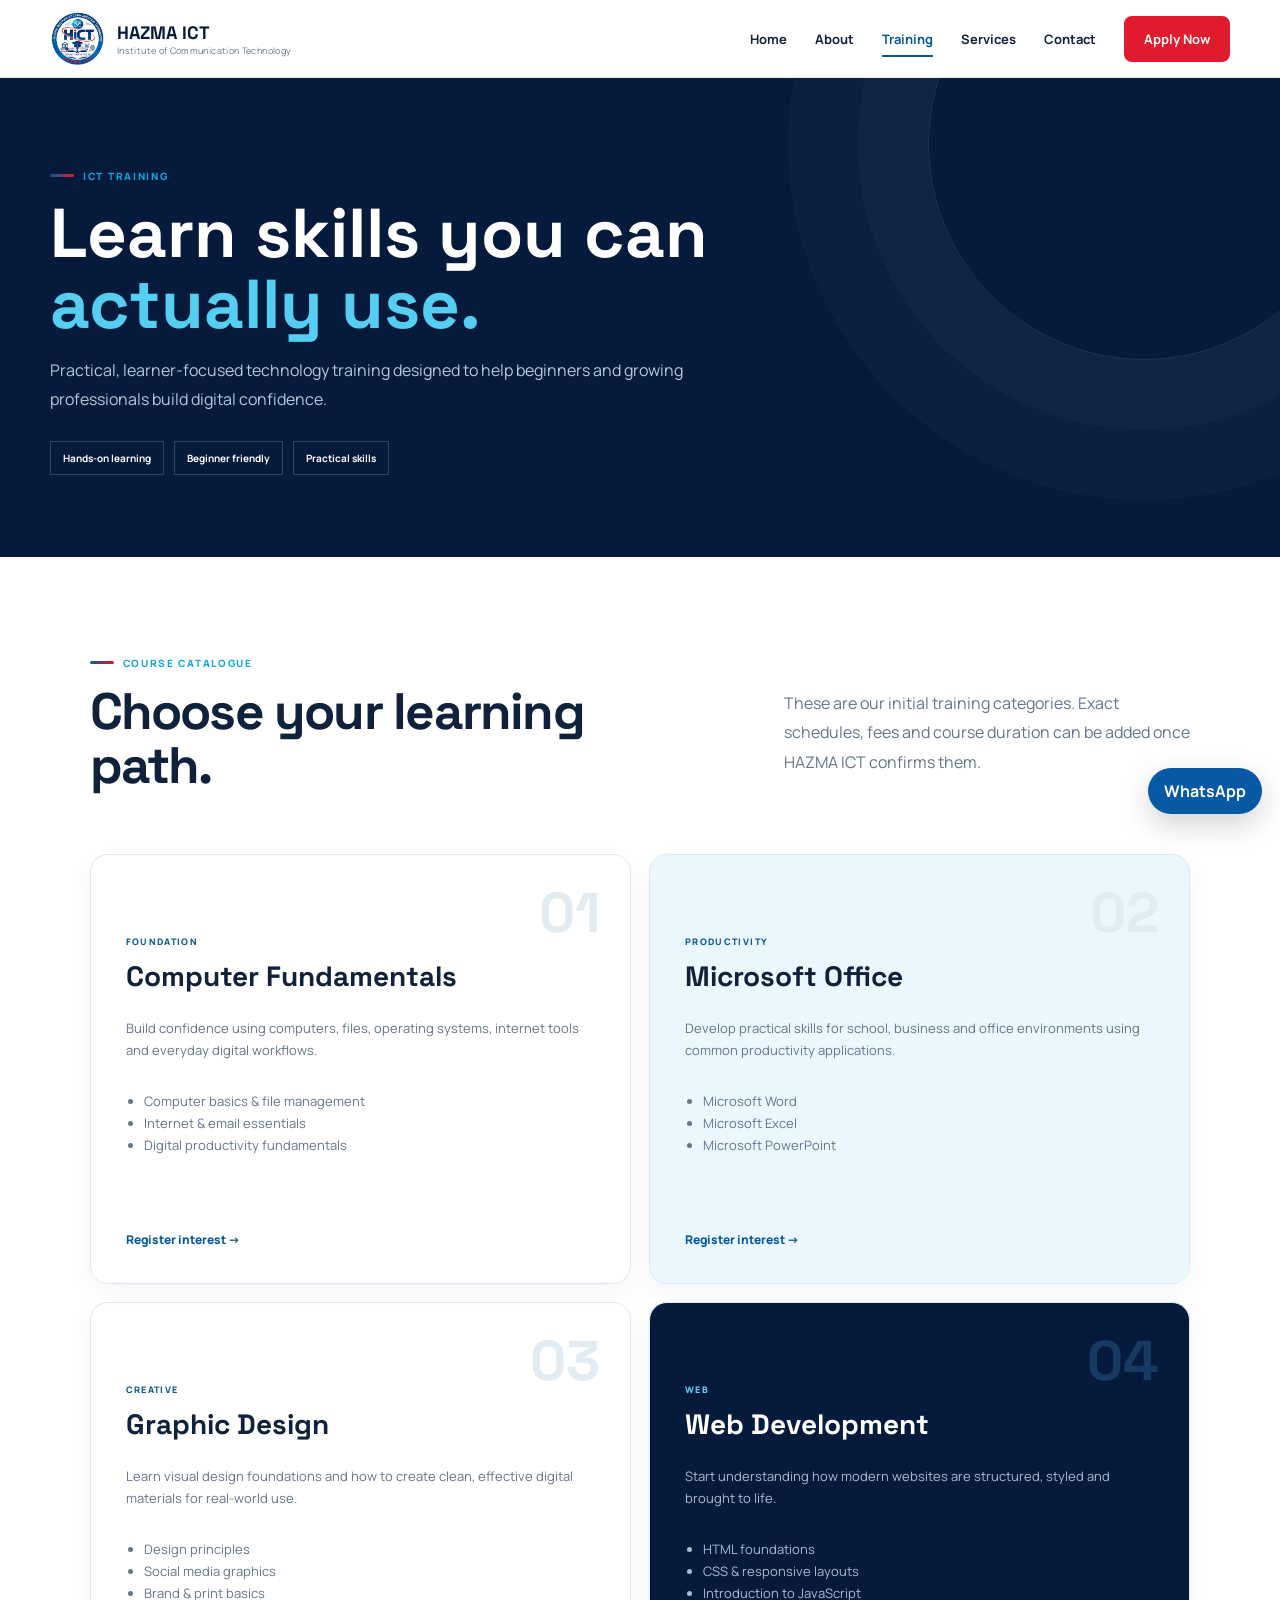
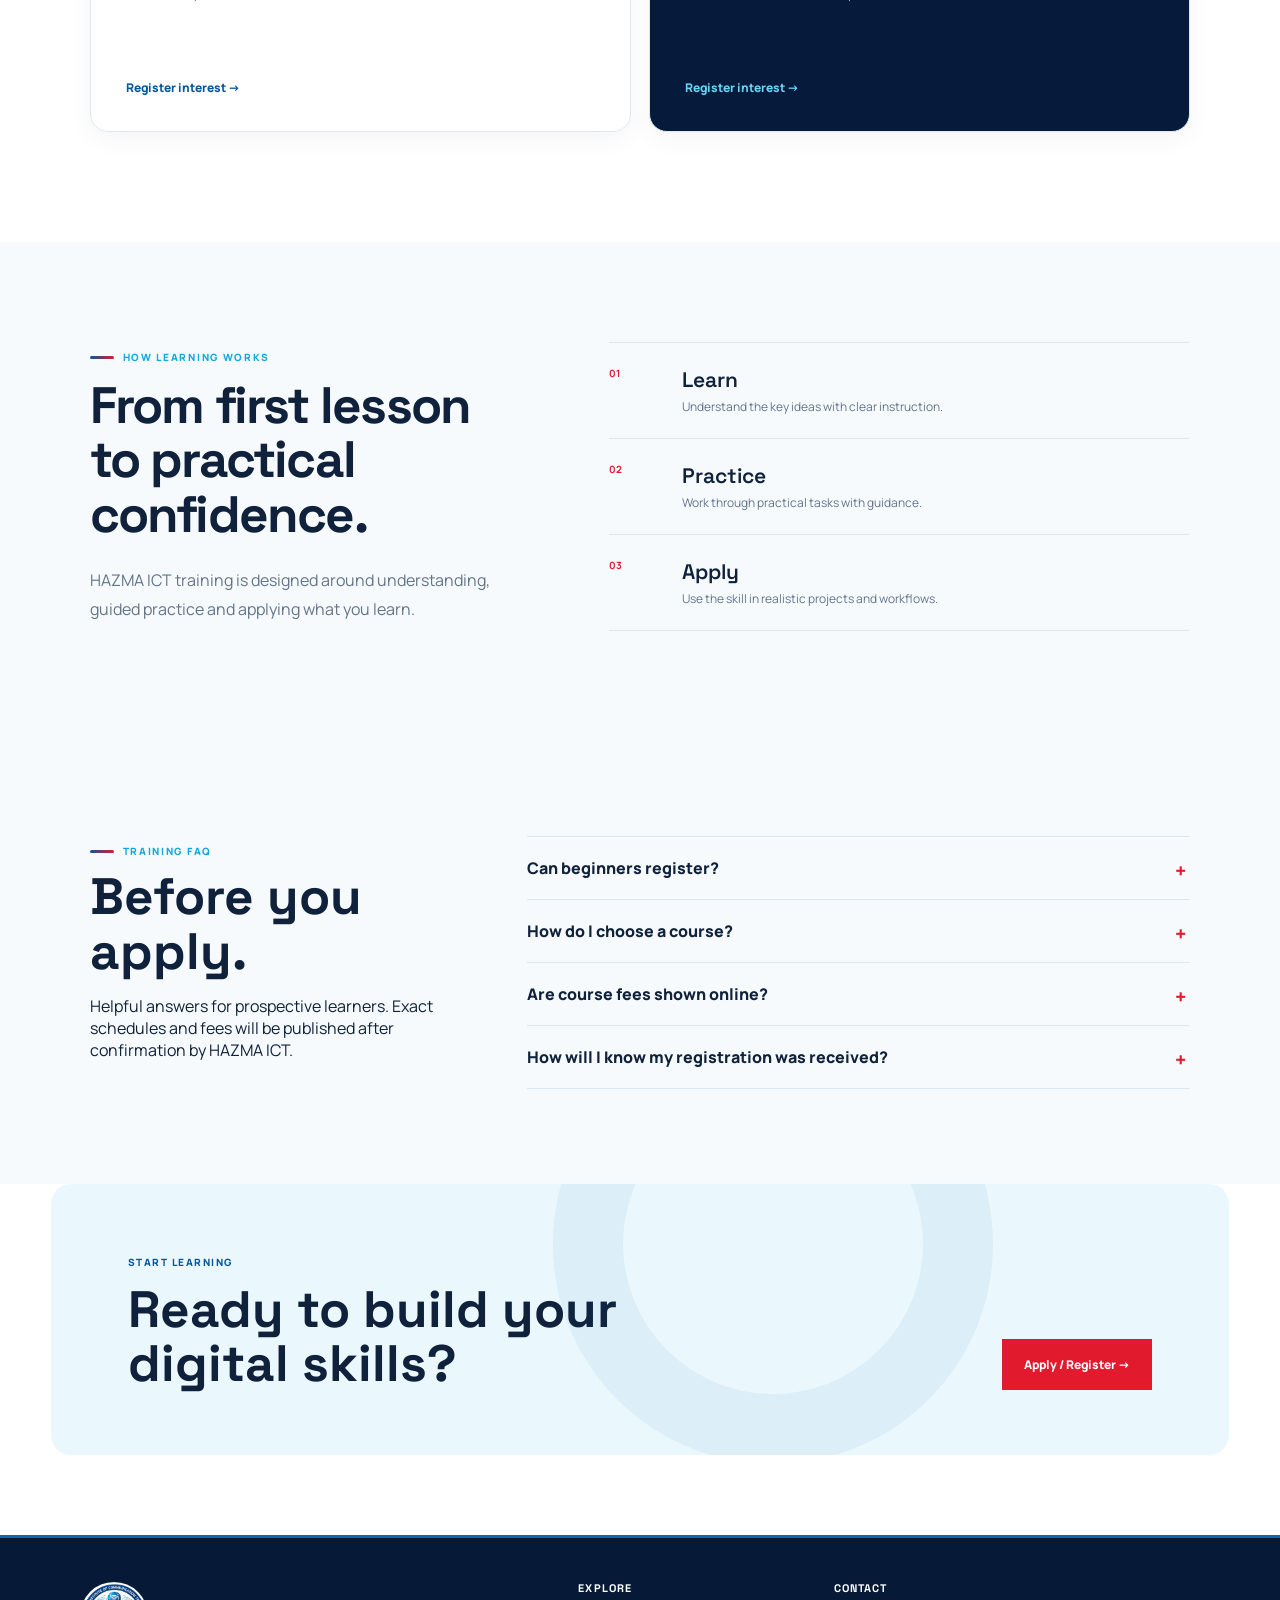
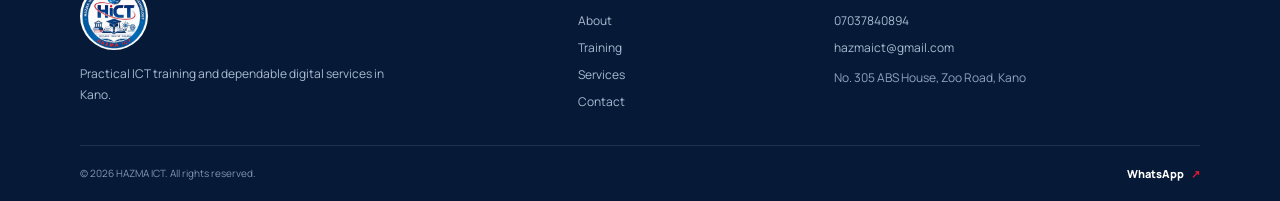
<file: training.html>
<!doctype html><html lang="en"><head><meta charset="utf-8"><meta name="viewport" content="width=device-width,initial-scale=1"><title>ICT Training | HAZMA ICT</title><meta name="description" content="HAZMA ICT provides practical ICT training and professional digital service support including JAMB, NIN and BVN-related services."><link rel="stylesheet" href="styles.css"><meta property="og:title" content="ICT Training | HAZMA ICT">
<meta property="og:type" content="website">
<meta property="og:description" content="HAZMA ICT — technology training and trusted digital services in Kano. Knowledge, Innovation, Excellence.">
<meta name="theme-color" content="#071d49">
</head><body><a class="skip-link" href="#main-content">Skip to content</a>
<header class="site-header"><a class="brand" href="index.html"><img loading="lazy" decoding="async" src="assets/hazma-logo.jpeg"><span><strong>HAZMA ICT</strong><small>Institute of Communication Technology</small></span></a><button class="menu" aria-label="Menu">☰</button><nav id="primary-navigation"><a href="index.html">Home</a><a href="about.html">About</a><a class="active" href="training.html">Training</a><a href="services.html">Services</a><a href="contact.html">Contact</a><a class="nav-cta" href="register.html">Apply Now</a></nav></header>
<main id="main-content"><section class="page-hero training-hero"><span class="eyebrow hz-section-mark">ICT TRAINING</span><h1>Learn skills you can<br><em>actually use.</em></h1><p>Practical, learner-focused technology training designed to help beginners and growing professionals build digital confidence.</p><div class="hero-mini"><span>Hands-on learning</span><span>Beginner friendly</span><span>Practical skills</span></div></section>
<section class="course-intro"><div><span class="eyebrow hz-section-mark">COURSE CATALOGUE</span><h2>Choose your learning path.</h2></div><p>These are our initial training categories. Exact schedules, fees and course duration can be added once HAZMA ICT confirms them.</p></section>
<section class="catalogue"><article class="course-card"><div class="course-no">01</div><span>FOUNDATION</span><h3>Computer Fundamentals</h3><p>Build confidence using computers, files, operating systems, internet tools and everyday digital workflows.</p><ul><li>Computer basics & file management</li><li>Internet & email essentials</li><li>Digital productivity fundamentals</li></ul><a href="register.html">Register interest →</a></article><article class="course-card featured-course"><div class="course-no">02</div><span>PRODUCTIVITY</span><h3>Microsoft Office</h3><p>Develop practical skills for school, business and office environments using common productivity applications.</p><ul><li>Microsoft Word</li><li>Microsoft Excel</li><li>Microsoft PowerPoint</li></ul><a href="register.html">Register interest →</a></article><article class="course-card"><div class="course-no">03</div><span>CREATIVE</span><h3>Graphic Design</h3><p>Learn visual design foundations and how to create clean, effective digital materials for real-world use.</p><ul><li>Design principles</li><li>Social media graphics</li><li>Brand & print basics</li></ul><a href="register.html">Register interest →</a></article><article class="course-card dark-course"><div class="course-no">04</div><span>WEB</span><h3>Web Development</h3><p>Start understanding how modern websites are structured, styled and brought to life.</p><ul><li>HTML foundations</li><li>CSS & responsive layouts</li><li>Introduction to JavaScript</li></ul><a href="register.html">Register interest →</a></article></section>
<section class="learning-flow"><div class="flow-copy"><span class="eyebrow hz-section-mark">HOW LEARNING WORKS</span><h2>From first lesson<br>to practical confidence.</h2><p>HAZMA ICT training is designed around understanding, guided practice and applying what you learn.</p></div><div class="flow-steps"><article><b>01</b><div><h3>Learn</h3><p>Understand the key ideas with clear instruction.</p></div></article><article><b>02</b><div><h3>Practice</h3><p>Work through practical tasks with guidance.</p></div></article><article><b>03</b><div><h3>Apply</h3><p>Use the skill in realistic projects and workflows.</p></div></article></div></section>
<section class="faq-section"><div><span class="eyebrow hz-section-mark">TRAINING FAQ</span><h2>Before you apply.</h2><p>Helpful answers for prospective learners. Exact schedules and fees will be published after confirmation by HAZMA ICT.</p></div><div class="faq-list"><details><summary>Can beginners register?</summary><p>Yes. The training catalogue includes beginner-friendly options, and learners can indicate their current experience level during registration.</p></details><details><summary>How do I choose a course?</summary><p>Review the learning outcomes on each course card and submit the training registration form. HAZMA ICT can then confirm the suitable programme and schedule.</p></details><details><summary>Are course fees shown online?</summary><p>Not yet. We will publish official fees and durations only after HAZMA ICT confirms them.</p></details><details><summary>How will I know my registration was received?</summary><p>The current website demonstrates the registration flow. Confirmation messaging and staff notifications will become live when the backend is connected.</p></details></div></section><section class="cta"><div><span>START LEARNING</span><h2>Ready to build your<br>digital skills?</h2></div><a href="register.html">Apply / Register →</a></section></main>



<footer class="minimal-footer">
  <div class="container minimal-footer-main">
    <div class="minimal-footer-brand">
      <a href="index.html" class="minimal-footer-logo" aria-label="HAZMA ICT home">
        <img src="assets/hazma-logo.jpeg" alt="HAZMA ICT">
      </a>
      <p>Practical ICT training and dependable digital services in Kano.</p>
    </div>

    <div class="minimal-footer-nav">
      <div>
        <h3>Explore</h3>
        <a href="about.html">About</a>
        <a href="training.html">Training</a>
        <a href="services.html">Services</a>
        <a href="contact.html">Contact</a>
      </div>
      <div>
        <h3>Contact</h3>
        <a href="tel:+2347037840894">07037840894</a>
        <a href="mailto:hazmaict@gmail.com">hazmaict@gmail.com</a>
        <p>No. 305 ABS House, Zoo Road, Kano</p>
      </div>
    </div>
  </div>

  <div class="container minimal-footer-bottom">
    <p>© <span class="current-year"></span> HAZMA ICT. All rights reserved.</p>
    <a href="https://wa.me/2347037840894?text=Hello%20HAZMA%20ICT%2C%20I%20need%20assistance." target="_blank" rel="noopener">WhatsApp <span>↗</span></a>
  </div>
</footer>
<script>document.querySelectorAll('.current-year').forEach(e=>e.textContent=new Date().getFullYear())</script>


<script src="script.js"></script><a class="hazma-whatsapp" href="https://wa.me/2347037840894?text=Hello%20HAZMA%20ICT%2C%20I%20need%20assistance." target="_blank" rel="noopener" aria-label="Chat with HAZMA ICT on WhatsApp">WhatsApp</a>
<script>
(function(){
  const progress=document.querySelector('.v8-progress');
  const update=()=>{if(!progress)return;const d=document.documentElement;const max=d.scrollHeight-d.clientHeight;progress.style.width=(max?d.scrollTop/max*100:0)+'%'};
  addEventListener('scroll',update,{passive:true}); update();

  document.querySelectorAll('a[href^="#"]').forEach(a=>a.addEventListener('click',e=>{
    const id=a.getAttribute('href'); if(id.length<2)return;
    const el=document.querySelector(id); if(el){e.preventDefault();el.scrollIntoView({behavior:'smooth',block:'start'});}
  }));

  const toast=document.querySelector('.v8-toast');
  window.hazmaToast=(msg)=>{if(!toast)return;toast.textContent=msg;toast.classList.add('show');setTimeout(()=>toast.classList.remove('show'),2600)};

  document.querySelectorAll('form').forEach(form=>{
    form.addEventListener('submit',()=>{ const b=form.querySelector('button[type="submit"],input[type="submit"]'); if(b){b.dataset.original=b.value||b.textContent;if(b.tagName==='INPUT')b.value='Sending…';else b.textContent='Sending…';b.setAttribute('aria-busy','true');}});
  });

  // Mark current page links where possible
  const file=(location.pathname.split('/').pop()||'index.html').toLowerCase();
  document.querySelectorAll('nav a[href]').forEach(a=>{
    const href=(a.getAttribute('href')||'').split('#')[0].toLowerCase();
    if(href===file || (file===''&&href==='index.html')){a.setAttribute('aria-current','page');a.classList.add('active');}
  });
})();
</script>

<div class="v8-progress" aria-hidden="true"></div>
<div class="v8-toast" role="status" aria-live="polite"></div>
<nav class="v8-mobile-actions" aria-label="Quick actions">
  <a href="tel:+2347037840894"><span>☎</span><span>Call</span></a>
  <a href="https://wa.me/2347037840894?text=Hello%20HAZMA%20ICT%2C%20I%20need%20assistance." target="_blank" rel="noopener"><span>◉</span><span>WhatsApp</span></a>
  <a href="register.html"><span>✦</span><span>Training</span></a>
  <a href="services.html"><span>▦</span><span>Services</span></a>
</nav>

</body></html>
</file>
<file: styles.css>
@import url('https://fonts.googleapis.com/css2?family=Manrope:wght@400;500;600;700;800&family=Space+Grotesk:wght@500;600;700&display=swap');
:root{--navy:#061b3b;--blue:#07579b;--sky:#10a8df;--red:#e11b2d;--ink:#10213b;--muted:#64748b;--ice:#eef6fb;--white:#fff;--line:#dce8f0}*{box-sizing:border-box}html{scroll-behavior:smooth}body{margin:0;color:var(--ink);background:#fff;font-family:Manrope,Arial,sans-serif}a{text-decoration:none;color:inherit}.site-header{height:86px;padding:0 6vw;display:flex;align-items:center;justify-content:space-between;border-bottom:1px solid #e8eef4;position:sticky;top:0;background:rgba(255,255,255,.94);backdrop-filter:blur(16px);z-index:20}.brand{display:flex;align-items:center;gap:12px}.brand img{width:55px;height:55px;border-radius:50%;object-fit:cover}.brand span{display:flex;flex-direction:column}.brand strong{font-family:Space Grotesk;font-size:18px;color:var(--navy)}.brand small{font-size:9px;letter-spacing:.04em;color:#66758a}.site-header nav{display:flex;align-items:center;gap:28px;font-size:13px;font-weight:700}.site-header nav a:not(.nav-cta):hover,.site-header nav .active{color:var(--blue)}.nav-cta,.primary{background:var(--red);color:white;padding:14px 20px;border-radius:4px}.menu{display:none;background:none;border:0;font-size:26px}.hero{min-height:680px;background:var(--navy);color:white;padding:80px 7vw;display:grid;grid-template-columns:1.08fr .92fr;align-items:center;gap:60px;position:relative;overflow:hidden}.hero-grid{position:absolute;inset:0;background-image:linear-gradient(rgba(255,255,255,.035) 1px,transparent 1px),linear-gradient(90deg,rgba(255,255,255,.035) 1px,transparent 1px);background-size:52px 52px;mask-image:linear-gradient(to right,#000,transparent)}.hero-copy,.hero-visual{position:relative;z-index:2}.badge{display:inline-flex;align-items:center;gap:9px;padding:8px 12px;border:1px solid rgba(255,255,255,.18);font-size:10px;letter-spacing:.12em;text-transform:uppercase}.badge span{width:7px;height:7px;border-radius:50%;background:var(--sky)}.hero h1{font:700 clamp(44px,5.2vw,76px)/1.02 Space Grotesk;margin:26px 0 22px;letter-spacing:-.045em}.hero h1 span{color:#48c9f1}.hero-copy>p{font-size:17px;line-height:1.75;color:#bed0e1;max-width:650px}.actions{display:flex;gap:12px;margin:34px 0 42px}.primary{font-weight:800}.primary b{margin-left:10px}.ghost{padding:14px 20px;border:1px solid rgba(255,255,255,.25);border-radius:4px;font-weight:700}.trust-row{display:flex;gap:38px;padding-top:26px;border-top:1px solid rgba(255,255,255,.12)}.trust-row div{display:flex;flex-direction:column}.trust-row strong{font-size:14px}.trust-row small{color:#8fa9c1;margin-top:4px}.hero-visual{height:480px;display:grid;place-items:center}.visual-ring{position:absolute;width:430px;height:430px;border:1px solid rgba(45,183,230,.24);border-radius:50%;box-shadow:0 0 0 70px rgba(23,113,173,.06),0 0 0 140px rgba(23,113,173,.035)}.logo-panel{width:310px;background:white;color:var(--ink);padding:20px;box-shadow:0 30px 80px #020c1d;transform:rotate(-2deg);position:relative;z-index:2}.logo-panel img{width:100%;display:block}.panel-label{font-size:9px;letter-spacing:.15em;font-weight:800;color:var(--blue)}.logo-panel p{font-size:9px;text-align:center;letter-spacing:.1em;font-weight:800;margin:14px 0 2px}.logo-panel i{color:var(--red)}.float-card{position:absolute;background:#0d315b;border:1px solid rgba(255,255,255,.14);padding:16px 18px;width:165px;z-index:3;box-shadow:0 20px 40px rgba(0,0,0,.2)}.float-card span{color:var(--sky);font-size:10px}.float-card b,.float-card small{display:block}.float-card b{margin:5px 0;font-size:16px}.float-card small{font-size:10px;color:#9bb3ca;line-height:1.4}.fc-one{left:0;top:60px}.fc-two{right:-5px;bottom:55px}.marquee{background:var(--red);color:white;overflow:hidden;padding:13px 0}.marquee div{display:flex;justify-content:space-around;min-width:900px;font-size:11px;font-weight:800;letter-spacing:.13em}.marquee b{opacity:.65}.section{padding:100px 7vw}.intro{display:grid;grid-template-columns:.32fr 1fr;padding-bottom:42px}.kicker{font-size:10px;letter-spacing:.17em;color:var(--blue);font-weight:800;padding-top:10px}.intro-title{display:grid;grid-template-columns:1.2fr .8fr;gap:70px;align-items:end}.intro h2,.why h2{font:700 clamp(36px,4vw,58px)/1.05 Space Grotesk;margin:0;letter-spacing:-.035em}.intro p,.why-copy>p{color:var(--muted);line-height:1.8;margin:0}.service-cards{padding:0 7vw 110px;display:grid;grid-template-columns:repeat(4,1fr);gap:1px;background:#fff}.service-card{min-height:360px;padding:30px;border:1px solid var(--line);display:flex;flex-direction:column;transition:.25s}.service-card:hover{transform:translateY(-6px);box-shadow:0 18px 45px rgba(5,52,92,.08);z-index:2}.service-card.featured{background:#eaf7fd}.service-card.dark{background:var(--navy);color:white}.icon{width:52px;height:52px;border-radius:50%;display:grid;place-items:center;background:white;border:1px solid var(--line);font:700 13px Space Grotesk;color:var(--blue);margin-bottom:50px}.dark .icon{background:#12355d;border-color:#2b4a6d;color:#65d5f7}.service-card>span{font-size:9px;letter-spacing:.15em;font-weight:800;color:var(--blue)}.dark>span{color:#61cff0}.service-card h3{font:700 23px/1.2 Space Grotesk;margin:10px 0}.service-card p{font-size:13px;line-height:1.7;color:var(--muted)}.dark p{color:#a9bdd0}.service-card a{margin-top:auto;font-size:12px;font-weight:800}.training{background:var(--blue);color:white;padding:100px 7vw;display:grid;grid-template-columns:.8fr 1.2fr;gap:100px}.kicker.light{color:#7cdef7}.training-copy h2{font:700 clamp(38px,4vw,60px)/1.05 Space Grotesk;margin:18px 0}.training-copy p{color:#b8d6e7;line-height:1.8}.outline-light{display:inline-block;margin-top:20px;padding:14px 18px;border:1px solid rgba(255,255,255,.4);font-size:12px;font-weight:800}.course-stack article{display:grid;grid-template-columns:45px 1fr 30px;gap:15px;align-items:center;padding:27px 0;border-bottom:1px solid rgba(255,255,255,.2)}.course-stack article:first-child{border-top:1px solid rgba(255,255,255,.2)}.course-stack span{font-size:10px;color:#7cdef7}.course-stack h3{font:600 22px Space Grotesk;margin:0 0 6px}.course-stack p{margin:0;font-size:11px;color:#acd0e2}.why{padding:110px 7vw;display:grid;grid-template-columns:.9fr 1.1fr;gap:90px;align-items:center}.why-art{height:470px;background:var(--ice);position:relative;display:grid;place-items:center;overflow:hidden}.big-number{font:700 150px Space Grotesk;color:#d4e9f4;transform:rotate(-90deg)}.stamp{position:absolute;right:30px;bottom:30px;background:var(--red);color:#fff;padding:18px;font-size:10px;font-weight:800;line-height:1.7;letter-spacing:.12em}.why-copy h2{margin:15px 0 25px}.points{margin:30px 0}.points>div{display:flex;gap:20px;padding:17px 0;border-top:1px solid var(--line)}.points b{font-size:10px;color:var(--red)}.points span{display:flex;flex-direction:column}.points strong{font-size:14px}.points small{color:var(--muted);margin-top:5px}.why-copy>a{font-size:12px;font-weight:800;color:var(--blue)}.cta{margin:0 4vw 80px;background:#eaf7fd;padding:65px 6vw;display:flex;justify-content:space-between;align-items:end;position:relative;overflow:hidden}.cta:after{content:"";position:absolute;width:300px;height:300px;border:70px solid rgba(8,91,156,.06);border-radius:50%;right:20%;top:-160px}.cta span{font-size:10px;color:var(--blue);font-weight:800;letter-spacing:.15em}.cta h2{font:700 clamp(35px,4vw,58px)/1.05 Space Grotesk;margin:12px 0 0}.cta>a{background:var(--red);color:white;padding:17px 22px;font-size:12px;font-weight:800;z-index:2}footer{background:#04152f;color:white;padding:55px 7vw 25px}.footer-main{display:flex;justify-content:space-between;align-items:center}.footer-brand{display:flex;align-items:center;gap:14px}.footer-brand img{width:58px;height:58px;border-radius:50%}.footer-brand div{display:flex;flex-direction:column}.footer-brand b{font:700 18px Space Grotesk}.footer-brand span{font-size:10px;color:#91a7bd}.footer-links{display:flex;gap:30px;font-size:12px}.footer-bottom{display:flex;justify-content:space-between;border-top:1px solid #17304f;margin-top:40px;padding-top:22px;font-size:9px;color:#7891aa;letter-spacing:.08em}
/* shared inner pages */.page-hero{background:var(--navy);color:#fff;padding:100px 8vw}.page-hero h1{font:700 clamp(42px,6vw,72px) Space Grotesk;margin:15px 0}.page-hero p{max-width:650px;color:#b7c9db;line-height:1.8}.content{padding:80px 8vw}.content-grid{display:grid;grid-template-columns:1fr 1fr;gap:60px}.content h2{font:700 36px Space Grotesk}.content p{color:var(--muted);line-height:1.8}.value-grid{display:grid;grid-template-columns:repeat(3,1fr);gap:18px;margin-top:40px}.value-grid article{background:var(--ice);padding:28px}.contact-grid{display:grid;grid-template-columns:.8fr 1.2fr;gap:70px}.contact-form{display:grid;gap:15px}.contact-form input,.contact-form select,.contact-form textarea{width:100%;padding:15px;border:1px solid var(--line);font:inherit}.contact-form button{border:0;background:var(--red);color:#fff;padding:16px;font-weight:800;cursor:pointer}
@media(max-width:900px){.site-header{height:72px;padding:0 5vw}.brand img{width:46px;height:46px}.brand small{display:none}.menu{display:block}.site-header nav{display:none;position:absolute;top:72px;left:0;right:0;background:white;padding:24px 5vw;flex-direction:column;align-items:stretch;border-bottom:1px solid var(--line)}.site-header nav.open{display:flex}.hero{grid-template-columns:1fr;padding:70px 6vw 50px;gap:35px}.hero h1{font-size:48px}.hero-visual{height:410px}.visual-ring{width:330px;height:330px}.logo-panel{width:250px}.fc-one{left:0}.fc-two{right:0}.trust-row{gap:18px;justify-content:space-between}.intro{grid-template-columns:1fr;padding:70px 6vw 30px}.intro-title{grid-template-columns:1fr;gap:20px;margin-top:15px}.service-cards{grid-template-columns:1fr 1fr;padding:0 6vw 70px}.training,.why{grid-template-columns:1fr;gap:55px;padding:75px 6vw}.why-art{height:350px}.cta{margin:0 3vw 50px;padding:50px 6vw;align-items:flex-start;gap:35px;flex-direction:column}.content-grid,.contact-grid{grid-template-columns:1fr}.value-grid{grid-template-columns:1fr}.footer-main{align-items:flex-start;gap:35px;flex-direction:column}}@media(max-width:560px){.hero{padding-top:55px}.hero h1{font-size:40px}.hero-copy>p{font-size:15px}.actions{flex-direction:column}.actions a{text-align:center}.trust-row{overflow:auto}.trust-row div{min-width:105px}.hero-visual{height:360px}.visual-ring{width:280px;height:280px}.logo-panel{width:220px}.float-card{width:135px;padding:12px}.fc-one{top:25px}.fc-two{bottom:20px}.service-cards{grid-template-columns:1fr}.service-card{min-height:310px}.intro h2,.why h2{font-size:38px}.training-copy h2{font-size:40px}.course-stack h3{font-size:18px}.big-number{font-size:110px}.cta h2{font-size:38px}.footer-links{flex-wrap:wrap}.footer-bottom{gap:15px;flex-direction:column}}
/* V3 about + training */
.eyebrow{font-size:10px;letter-spacing:.17em;color:var(--sky);font-weight:800}.page-hero em{font-style:normal;color:#55cef2}.about-hero,.training-hero{position:relative;overflow:hidden}.about-hero:after,.training-hero:after{content:"";position:absolute;width:430px;height:430px;border:1px solid rgba(255,255,255,.1);border-radius:50%;right:-80px;top:-150px;box-shadow:0 0 0 70px rgba(255,255,255,.025),0 0 0 140px rgba(255,255,255,.018)}.about-story{padding:105px 7vw;display:grid;grid-template-columns:.85fr 1.15fr;gap:90px;align-items:center}.story-visual{height:430px;background:var(--ice);position:relative;display:grid;place-items:center;overflow:hidden}.story-code{font:700 clamp(90px,12vw,180px)/1 Space Grotesk;color:#d2e8f3;letter-spacing:-.08em;transform:rotate(-90deg)}.story-badge{position:absolute;bottom:28px;right:28px;background:var(--red);color:white;padding:18px 22px;font-size:9px;line-height:1.8;letter-spacing:.14em;font-weight:800}.story-copy h2,.purpose h2,.brand-pillars h2,.course-intro h2,.learning-flow h2{font:700 clamp(34px,4vw,56px)/1.06 Space Grotesk;letter-spacing:-.035em;margin:15px 0 24px}.story-copy p,.course-intro>p,.flow-copy>p{color:var(--muted);line-height:1.85}.story-copy a{display:inline-block;margin-top:15px;color:var(--blue);font-weight:800;font-size:12px}.purpose{background:#f6fafc;padding:100px 7vw}.purpose-title{display:grid;grid-template-columns:.35fr 1fr;align-items:start;margin-bottom:45px}.purpose-title h2{margin:0}.purpose-grid{display:grid;grid-template-columns:1fr 1fr;gap:18px;margin-left:35%}.purpose-grid article{background:white;padding:38px;border-top:3px solid var(--blue)}.purpose-grid article:nth-child(2){border-color:var(--red)}.purpose-grid article>span{font:700 40px Space Grotesk;color:#d8e7ef}.purpose-grid small{display:block;margin:30px 0 10px;color:var(--blue);font-weight:800;letter-spacing:.15em}.purpose-grid h3{font:700 25px Space Grotesk;margin:0 0 12px}.purpose-grid p{color:var(--muted);line-height:1.75;font-size:13px}.brand-pillars{padding:105px 7vw;background:var(--blue);color:white;display:grid;grid-template-columns:.75fr 1.25fr;gap:90px}.pillar-list article{display:grid;grid-template-columns:50px 150px 1fr;gap:18px;align-items:center;padding:26px 0;border-top:1px solid rgba(255,255,255,.22)}.pillar-list article:last-child{border-bottom:1px solid rgba(255,255,255,.22)}.pillar-list b{color:#79ddf8;font-size:10px}.pillar-list h3{font:600 23px Space Grotesk;margin:0}.pillar-list p{color:#b9d6e5;font-size:12px;line-height:1.7;margin:0}.hero-mini{display:flex;gap:10px;margin-top:28px}.hero-mini span{border:1px solid rgba(255,255,255,.18);padding:9px 12px;font-size:10px;font-weight:700}.course-intro{padding:90px 7vw 40px;display:grid;grid-template-columns:1fr .65fr;gap:70px;align-items:end}.course-intro h2{margin-bottom:0}.catalogue{padding:20px 7vw 110px;display:grid;grid-template-columns:repeat(2,1fr);gap:18px}.course-card{min-height:430px;border:1px solid var(--line);padding:35px;display:flex;flex-direction:column;position:relative}.course-card.featured-course{background:#eaf7fd}.course-card.dark-course{background:var(--navy);color:white}.course-no{font:700 56px Space Grotesk;color:#e1ebf1;position:absolute;right:30px;top:22px}.dark-course .course-no{color:#173a63}.course-card>span{font-size:9px;letter-spacing:.15em;color:var(--blue);font-weight:800;margin-top:45px}.dark-course>span{color:#65d5f7}.course-card h3{font:700 28px Space Grotesk;margin:10px 0}.course-card p,.course-card li{color:var(--muted);font-size:13px;line-height:1.7}.dark-course p,.dark-course li{color:#a9bdd0}.course-card ul{padding-left:18px}.course-card a{margin-top:auto;font-size:12px;font-weight:800;color:var(--blue)}.dark-course a{color:#65d5f7}.learning-flow{padding:100px 7vw;background:#f6fafc;display:grid;grid-template-columns:.85fr 1.15fr;gap:90px}.flow-steps article{display:grid;grid-template-columns:55px 1fr;gap:18px;padding:23px 0;border-top:1px solid var(--line)}.flow-steps article:last-child{border-bottom:1px solid var(--line)}.flow-steps b{font-size:10px;color:var(--red)}.flow-steps h3{font:600 21px Space Grotesk;margin:0 0 5px}.flow-steps p{margin:0;color:var(--muted);font-size:12px}
@media(max-width:900px){.about-story,.brand-pillars,.course-intro,.learning-flow{grid-template-columns:1fr;gap:45px;padding:75px 6vw}.purpose{padding:75px 6vw}.purpose-title{grid-template-columns:1fr;gap:15px}.purpose-grid{margin-left:0}.catalogue{padding:10px 6vw 75px}.story-visual{height:330px}}@media(max-width:600px){.purpose-grid,.catalogue{grid-template-columns:1fr}.pillar-list article{grid-template-columns:35px 1fr}.pillar-list p{grid-column:2}.hero-mini{flex-wrap:wrap}.course-card{min-height:400px}.page-hero{padding:75px 6vw}.page-hero h1{font-size:42px}}

/* V4 services */
.services-hero{background:linear-gradient(120deg,var(--navy) 0%,#082d59 100%);position:relative;overflow:hidden}.services-hero:before{content:"03";position:absolute;right:6vw;bottom:-55px;font:700 250px/1 Space Grotesk;color:rgba(255,255,255,.035)}.service-index{padding:100px 7vw}.service-index-copy{display:grid;grid-template-columns:.7fr 1.3fr;gap:50px;align-items:end;margin-bottom:45px}.service-index-copy h2{font:700 clamp(36px,4vw,58px)/1.05 Space Grotesk;margin:10px 0 0}.service-index-copy p{color:var(--muted);line-height:1.8;margin:0}.service-index-grid{display:grid;grid-template-columns:repeat(2,1fr);gap:16px}.service-index-grid article{min-height:360px;border:1px solid var(--line);padding:34px;display:flex;flex-direction:column;position:relative;overflow:hidden}.service-index-grid article>b{font:700 62px Space Grotesk;color:#e4edf2;position:absolute;right:28px;top:18px}.service-index-grid small{color:var(--blue);font-size:9px;letter-spacing:.15em;font-weight:800;margin-top:55px}.service-index-grid h3{font:700 30px Space Grotesk;margin:12px 0}.service-index-grid p{max-width:500px;color:var(--muted);font-size:13px;line-height:1.75}.service-index-grid a{margin-top:auto;font-size:12px;font-weight:800;color:var(--blue)}.service-index-grid .service-accent{background:#eaf7fd;border-color:#cde9f5}.service-index-grid .service-dark{background:var(--navy);color:#fff;border-color:var(--navy)}.service-index-grid .service-dark>b{color:#14375e}.service-index-grid .service-dark small,.service-index-grid .service-dark a{color:#68d7f7}.service-index-grid .service-dark p{color:#a9bdd0}.service-process{padding:100px 7vw;background:#f6fafc}.service-process>div:first-child{display:flex;justify-content:space-between;gap:50px;align-items:end}.service-process h2{font:700 clamp(35px,4vw,55px)/1.06 Space Grotesk;margin:15px 0 0}.process-line{display:grid;grid-template-columns:repeat(4,1fr);margin-top:55px;border-top:1px solid var(--line)}.process-line article{padding:30px 28px 10px 0}.process-line span{display:grid;place-items:center;width:34px;height:34px;background:var(--red);color:#fff;font-size:9px;font-weight:800}.process-line h3{font:700 20px Space Grotesk;margin:24px 0 8px}.process-line p{font-size:12px;color:var(--muted);line-height:1.65}.trust-service{padding:100px 7vw;display:grid;grid-template-columns:.65fr 1.35fr;gap:80px;align-items:center}.trust-service-mark{height:360px;background:var(--blue);color:rgba(255,255,255,.13);display:grid;place-items:center;font:700 250px/1 Space Grotesk}.trust-service h2,.request-copy h2{font:700 clamp(35px,4vw,56px)/1.06 Space Grotesk;margin:15px 0 22px}.trust-service p,.request-copy>p{color:var(--muted);line-height:1.8}.trust-tags{display:flex;gap:9px;flex-wrap:wrap;margin-top:28px}.trust-tags span{background:var(--ice);padding:10px 13px;font-size:10px;font-weight:800;color:var(--blue)}.request-wrap{padding:100px 7vw;background:var(--navy);color:#fff;display:grid;grid-template-columns:.75fr 1.25fr;gap:90px}.request-copy>p{color:#a9bdd0}.request-note{margin-top:35px;border-left:3px solid var(--red);padding:5px 0 5px 18px;display:flex;flex-direction:column;gap:6px}.request-note b{font-size:12px}.request-note span{font-size:11px;color:#8fa9c1;line-height:1.6}.service-form{display:grid;grid-template-columns:1fr 1fr;gap:16px;background:#fff;color:var(--ink);padding:34px}.service-form label{font-size:10px;font-weight:800;letter-spacing:.05em}.service-form label span{font-weight:500;color:var(--muted)}.service-form input,.service-form select,.service-form textarea{display:block;width:100%;margin-top:8px;padding:14px;border:1px solid var(--line);font:inherit;font-size:13px;background:#fff}.service-form .wide,.service-form button,.form-status{grid-column:1/-1}.service-form button{border:0;background:var(--red);color:#fff;padding:16px;font-weight:800;cursor:pointer}.form-status{font-size:9px;color:var(--muted)}
@media(max-width:900px){.service-index,.service-process,.trust-service,.request-wrap{padding:75px 6vw}.service-index-copy,.trust-service,.request-wrap{grid-template-columns:1fr;gap:40px}.process-line{grid-template-columns:1fr 1fr}.trust-service-mark{height:280px}.service-form{padding:25px}}@media(max-width:600px){.service-index-grid,.process-line,.service-form{grid-template-columns:1fr}.service-form .wide,.service-form button,.form-status{grid-column:auto}.service-index-grid article{min-height:320px}.service-process>div:first-child{display:block}.trust-service-mark{height:220px;font-size:160px}}
/* V5 registration + contact + success */
.form-page{padding:85px 7vw;background:#f6fafc}.form-shell{max-width:1050px;margin:auto;display:grid;grid-template-columns:.72fr 1.28fr;background:#fff;box-shadow:0 25px 70px rgba(6,27,59,.08)}.form-aside{background:var(--navy);color:#fff;padding:48px}.form-aside h1{font:700 42px/1.05 Space Grotesk;margin:16px 0}.form-aside p{color:#a9bdd0;line-height:1.8}.form-aside ul{list-style:none;padding:0;margin:35px 0}.form-aside li{padding:14px 0;border-top:1px solid rgba(255,255,255,.12);font-size:12px}.form-panel{padding:48px}.form-panel h2{font:700 28px Space Grotesk;margin:0 0 8px}.form-panel>p{color:var(--muted);font-size:13px;margin-bottom:28px}.smart-form{display:grid;grid-template-columns:1fr 1fr;gap:17px}.smart-form label{font-size:10px;font-weight:800;letter-spacing:.04em}.smart-form input,.smart-form select,.smart-form textarea{display:block;width:100%;margin-top:8px;padding:14px;border:1px solid var(--line);font:inherit;font-size:13px;outline:none}.smart-form input:focus,.smart-form select:focus,.smart-form textarea:focus{border-color:var(--sky)}.smart-form .wide,.smart-form button,.smart-form .form-feedback{grid-column:1/-1}.smart-form button{border:0;background:var(--red);color:#fff;padding:16px;font-weight:800;cursor:pointer}.form-feedback{font-size:11px;color:var(--blue);min-height:16px}.privacy-mini{grid-column:1/-1;font-size:10px;color:var(--muted);line-height:1.6;background:var(--ice);padding:12px}.contact-v5{padding:90px 7vw;display:grid;grid-template-columns:.8fr 1.2fr;gap:80px}.contact-v5 h1{font:700 clamp(42px,5vw,70px)/1 Space Grotesk;margin:18px 0}.contact-v5 p{color:var(--muted);line-height:1.8}.contact-options{margin-top:35px}.contact-options article{padding:18px 0;border-top:1px solid var(--line)}.contact-options small{display:block;color:var(--blue);font-weight:800;font-size:9px;letter-spacing:.12em}.contact-options b{display:block;margin-top:7px}.success-page{min-height:70vh;display:grid;place-items:center;padding:80px 7vw;background:#f6fafc}.success-card{max-width:650px;background:#fff;padding:55px;text-align:center;border-top:5px solid var(--red);box-shadow:0 20px 60px rgba(6,27,59,.08)}.success-mark{width:70px;height:70px;border-radius:50%;display:grid;place-items:center;background:#eaf7fd;color:var(--blue);font-size:28px;font-weight:800;margin:0 auto 25px}.success-card h1{font:700 38px Space Grotesk;margin:0 0 15px}.success-card p{color:var(--muted);line-height:1.8}.success-card a{display:inline-block;margin-top:22px;background:var(--navy);color:#fff;padding:14px 20px;font-size:12px;font-weight:800}
@media(max-width:800px){.form-page,.contact-v5{padding:65px 6vw}.form-shell,.contact-v5{grid-template-columns:1fr}.form-aside,.form-panel{padding:32px}.contact-v5{gap:40px}}@media(max-width:560px){.smart-form{grid-template-columns:1fr}.smart-form .wide,.smart-form button,.smart-form .form-feedback,.privacy-mini{grid-column:auto}.form-aside h1{font-size:35px}.success-card{padding:35px 24px}}
/* V6 public-site polish */
:focus-visible{outline:3px solid #55ccef;outline-offset:3px}.site-header{transition:box-shadow .25s,height .25s}.site-header.scrolled{box-shadow:0 10px 30px rgba(6,27,59,.08)}.skip-link{position:fixed;left:12px;top:-60px;background:#fff;color:var(--navy);padding:10px 14px;z-index:100;font-weight:800}.skip-link:focus{top:12px}.reveal{opacity:0;transform:translateY(18px);transition:.65s ease}.reveal.visible{opacity:1;transform:none}.back-top{position:fixed;right:22px;bottom:22px;width:44px;height:44px;border:0;border-radius:50%;background:var(--navy);color:#fff;box-shadow:0 10px 30px rgba(6,27,59,.22);cursor:pointer;z-index:15;opacity:0;pointer-events:none;transition:.25s}.back-top.show{opacity:1;pointer-events:auto}.stats-band{padding:35px 7vw;background:#eef7fb;display:grid;grid-template-columns:repeat(3,1fr);gap:1px}.stats-band article{padding:20px 28px;border-left:1px solid #cfe1eb}.stats-band article:first-child{border-left:0}.stats-band b{display:block;font:700 24px Space Grotesk;color:var(--navy)}.stats-band span{font-size:11px;color:var(--muted)}.testimonials{padding:100px 7vw}.testimonials-head{display:flex;justify-content:space-between;gap:50px;align-items:end;margin-bottom:38px}.testimonials h2,.faq-section h2{font:700 clamp(34px,4vw,55px)/1.06 Space Grotesk;margin:12px 0}.quote-grid{display:grid;grid-template-columns:repeat(3,1fr);gap:16px}.quote-grid article{border:1px solid var(--line);padding:30px;min-height:230px;display:flex;flex-direction:column}.quote-grid p{font-size:14px;line-height:1.8;margin:0}.quote-grid small{margin-top:auto;color:var(--muted)}.faq-section{padding:95px 7vw;background:#f6fafc;display:grid;grid-template-columns:.7fr 1.3fr;gap:80px}.faq-list details{border-top:1px solid var(--line);padding:20px 0}.faq-list details:last-child{border-bottom:1px solid var(--line)}.faq-list summary{cursor:pointer;font-weight:800;list-style:none;padding-right:35px;position:relative}.faq-list summary:after{content:'+';position:absolute;right:4px;color:var(--red);font-size:20px}.faq-list details[open] summary:after{content:'−'}.faq-list p{color:var(--muted);font-size:12px;line-height:1.8;max-width:700px}.course-card,.service-index-grid article,.service-card{transition:transform .25s,box-shadow .25s}.course-card:hover,.service-index-grid article:hover,.service-card:hover{transform:translateY(-5px);box-shadow:0 18px 45px rgba(6,27,59,.09)}.not-found{min-height:72vh;display:grid;place-items:center;text-align:center;padding:80px 7vw;background:#f6fafc}.not-found b{font:700 clamp(90px,18vw,220px)/.8 Space Grotesk;color:#dcebf3}.not-found h1{font:700 38px Space Grotesk;margin:30px 0 10px}.not-found p{color:var(--muted);max-width:560px}.not-found a{display:inline-block;margin-top:20px;background:var(--red);color:#fff;padding:14px 20px;font-weight:800;font-size:12px}
@media(max-width:800px){.stats-band{grid-template-columns:1fr;padding:20px 6vw}.stats-band article{border-left:0;border-top:1px solid #cfe1eb;padding:18px 0}.stats-band article:first-child{border-top:0}.testimonials,.faq-section{padding:70px 6vw}.testimonials-head,.faq-section{display:block}.quote-grid{grid-template-columns:1fr}.faq-list{margin-top:35px}}
@media(max-width:600px){.site-header{height:74px;padding:0 5vw}.brand img{width:46px;height:46px}.brand small{display:none}.hero{padding-top:65px}.actions{flex-direction:column}.actions a{text-align:center}.trust-row{gap:16px;flex-wrap:wrap}.back-top{right:14px;bottom:14px}}
@media(prefers-reduced-motion:reduce){html{scroll-behavior:auto}.reveal{opacity:1;transform:none;transition:none}*{animation:none!important;transition:none!important}}


.hazma-whatsapp{position:fixed;right:18px;bottom:78px;z-index:999;background:#0759a5;color:#fff!important;text-decoration:none;padding:12px 16px;border-radius:999px;font-weight:700;box-shadow:0 10px 30px rgba(0,0,0,.18)}
.hazma-whatsapp:hover{transform:translateY(-2px)}


/* =========================================================
   V18 CONSOLIDATED UI LAYER
   Order: tokens → global → navigation → content → forms
          → utilities → Faces → footer → responsive
   ========================================================= */
:root{
  --hz-navy:#061b3b;
  --hz-blue:#07579b;
  --hz-sky:#10a8df;
  --hz-red:#e11b2d;
  --hz-ink:#10213b;
  --hz-muted:#64748b;
  --hz-soft:#f4f8fb;
  --hz-line:#dce8f0;
  --hz-shadow:0 18px 45px rgba(6,27,59,.09);
  --hz-radius:18px;
  --hz-max:1180px;
}
html{scroll-behavior:smooth}
body{padding-bottom:0;background:#fff;overflow-x:hidden}
.container{width:min(var(--hz-max),calc(100% - 48px));margin-inline:auto}
main{overflow:hidden}
main section{scroll-margin-top:90px}
a,button,input,select,textarea{transition:color .2s ease,background-color .2s ease,border-color .2s ease,box-shadow .2s ease,transform .2s ease}
a:focus-visible,button:focus-visible,input:focus-visible,select:focus-visible,textarea:focus-visible{outline:3px solid rgba(16,168,223,.28);outline-offset:3px}
.skip-link{position:fixed;left:12px;top:10px;z-index:9999;background:var(--hz-navy);color:#fff;padding:10px 14px;border-radius:8px;transform:translateY(-160%)}
.skip-link:focus{transform:none}

/* Navigation */
.site-header{height:78px;padding:0 max(24px,calc((100vw - var(--hz-max))/2));background:rgba(255,255,255,.96);border-bottom:1px solid rgba(6,27,59,.07);backdrop-filter:blur(16px);z-index:1500}
.site-header.scrolled{box-shadow:0 10px 30px rgba(6,27,59,.07)}
.site-header nav a{position:relative}
.site-header nav a:not(.nav-cta)::after{content:"";position:absolute;left:50%;right:50%;bottom:-9px;height:2px;background:var(--hz-blue);transition:.2s}
.site-header nav a:not(.nav-cta):hover::after,.site-header nav a.active:not(.nav-cta)::after{left:0;right:0}
.nav-cta,.primary{border-radius:8px}

/* Hero and page headers */
.hero{min-height:650px;padding:76px max(28px,calc((100vw - var(--hz-max))/2));gap:64px}
.hero h1{font-size:clamp(44px,5.4vw,76px)}
.hero-copy>p{max-width:650px}
.page-hero{padding:82px max(28px,calc((100vw - var(--hz-max))/2));position:relative;overflow:hidden}
.page-hero h1{font-size:clamp(42px,5.4vw,70px);line-height:1.03}
.actions{flex-wrap:wrap}
.hz-brand-strip{width:min(var(--hz-max),calc(100% - 48px));margin:28px auto;padding:13px 16px;display:grid;grid-template-columns:repeat(3,1fr);gap:10px;border:1px solid rgba(6,27,59,.09);border-radius:16px;background:#fff;box-shadow:0 10px 28px rgba(6,27,59,.055)}
.hz-brand-strip div{text-align:center;padding:9px;font-weight:800;color:var(--hz-ink)}
.hz-brand-strip strong{display:block;color:var(--hz-blue);font-size:15px}
.hz-brand-strip div:nth-child(2) strong{color:var(--hz-red)}
.hz-brand-strip small{display:block;margin-top:3px;color:var(--hz-muted);font-size:10px;font-weight:600}
.hz-section-mark{display:inline-flex;align-items:center;gap:9px}
.hz-section-mark::before{content:"";width:24px;height:3px;border-radius:4px;background:linear-gradient(90deg,var(--hz-blue),var(--hz-red))}

/* Cards and content rhythm */
.service-card,.course-card,.card,.service-index-grid article,.value-grid article{border-radius:var(--hz-radius)}
.service-card,.course-card,.card{box-shadow:0 8px 24px rgba(6,27,59,.045)}
.service-card:hover,.course-card:hover,.card:hover{box-shadow:var(--hz-shadow)}
.section,.content{padding-top:82px;padding-bottom:82px}
.cta{border-radius:20px}
.testimonials,.faq-section,.learning-flow,.service-process,.request-wrap{position:relative}

/* Forms */
input,select,textarea{font-size:16px!important;border-radius:10px!important}
input,select{min-height:50px}
textarea{min-height:130px}
input:focus,select:focus,textarea:focus{border-color:var(--hz-blue)!important;box-shadow:0 0 0 4px rgba(7,87,155,.09)}
button[type="submit"]{border-radius:10px}

/* Utility UI */
.v8-progress{position:fixed;left:0;top:0;height:3px;width:0;z-index:2200;background:linear-gradient(90deg,var(--hz-blue),var(--hz-red))}
.v8-mobile-actions{display:none}
.v8-toast{position:fixed;left:50%;bottom:100px;transform:translate(-50%,20px);opacity:0;pointer-events:none;z-index:2200;background:var(--hz-navy);color:#fff;padding:12px 18px;border-radius:12px;box-shadow:0 16px 40px rgba(0,0,0,.2);font-weight:700}
.v8-toast.show{opacity:1;transform:translate(-50%,0)}
.hazma-whatsapp{position:fixed;right:18px;bottom:86px;z-index:999;background:#0759a5;color:#fff!important;padding:12px 16px;border-radius:999px;font-weight:700;box-shadow:0 10px 30px rgba(0,0,0,.18)}
.hazma-whatsapp:hover{transform:translateY(-2px)}
.reveal{transform:translateY(16px);opacity:0;transition:opacity .5s ease,transform .5s ease}
.reveal.visible{transform:none;opacity:1}

/* Faces of HAZMA */
.faces-section{position:relative;padding:82px 0;background:linear-gradient(180deg,#f8fbfe,#fff);overflow:hidden}
.faces-heading{display:grid;grid-template-columns:1fr minmax(300px,520px);align-items:end;gap:56px;margin-bottom:36px}
.faces-heading .eyebrow{color:#0876c9;font-size:10px;font-weight:800;letter-spacing:.12em;text-transform:uppercase}
.faces-heading h2{margin:10px 0 0;color:var(--hz-navy);font:700 clamp(32px,4vw,50px)/1.05 Space Grotesk;letter-spacing:-.035em}
.faces-heading>p{margin:0;color:var(--hz-muted);font-size:14px;line-height:1.75}
.faces-grid{display:grid;grid-template-columns:repeat(4,minmax(0,1fr));gap:20px}
.face-card{overflow:hidden;background:#fff;border:1px solid #e2eaf2;border-radius:18px;box-shadow:0 12px 34px rgba(6,27,59,.07)}
.face-card:hover{transform:translateY(-4px);box-shadow:0 20px 44px rgba(6,27,59,.11)}
.face-photo{position:relative;width:100%;aspect-ratio:4/5;overflow:hidden;background:#eaf3fa}
.face-photo>img{display:block;width:100%;height:100%;object-fit:cover}
.face-placeholder{position:absolute;inset:0;display:flex;flex-direction:column;align-items:center;justify-content:center;gap:8px;padding:18px;text-align:center;background:linear-gradient(145deg,#f8fcff,#dcecf8);color:#496783}
.face-placeholder::before{content:"";position:absolute;width:130px;height:130px;border:1px solid rgba(7,87,155,.13);border-radius:50%}
.face-icon{position:relative;z-index:1;display:grid;place-items:center;width:60px;height:60px;border-radius:50%;background:#fff;color:var(--hz-blue);font-size:26px;box-shadow:0 10px 25px rgba(6,27,59,.1)}
.face-placeholder>span:not(.face-icon){position:relative;z-index:1;color:#183e66;font-size:12px;font-weight:800}
.face-placeholder small{position:relative;z-index:1;color:#71879c;font-size:9px}
.face-info{padding:18px}
.face-role{display:inline-block;color:#0876c9;font-size:9px;font-weight:850;letter-spacing:.1em;text-transform:uppercase}
.face-info h3{margin:7px 0 4px;color:var(--hz-navy);font-size:16px}
.face-info p{margin:0;color:#6b7b8d;font-size:11px;line-height:1.5}
.faces-note{margin-top:24px;padding:18px 20px;display:flex;align-items:center;gap:25px;border-radius:14px;background:var(--hz-navy);color:#fff}
.faces-note strong{font-size:13px;white-space:nowrap}
.faces-note p{margin:0;color:#afc0d2;font-size:11px;line-height:1.55}

/* Footer — one definitive footer system */
footer.minimal-footer{position:relative;overflow:hidden;background:#061a38;color:#fff;padding:0;margin:0;border:0;border-top:3px solid #0b69b7}
footer.minimal-footer::before{display:none!important;content:none!important}
.minimal-footer .container{width:min(1120px,calc(100% - 48px));margin:0 auto}
.minimal-footer-main{display:grid;grid-template-columns:minmax(220px,.8fr) minmax(420px,1.2fr);gap:84px;align-items:start;padding:44px 0 34px}
.minimal-footer-brand{max-width:310px}
.minimal-footer-logo{display:inline-flex;margin:0 0 14px;padding:0;background:transparent;box-shadow:none}
.minimal-footer-logo img{display:block;width:68px!important;height:68px!important;max-width:68px!important;object-fit:cover;border-radius:50%}
.minimal-footer-brand>p{margin:0;color:#aabbd0;font-size:12px;line-height:1.7}
.minimal-footer-nav{display:grid;grid-template-columns:.7fr 1.3fr;gap:58px}
.minimal-footer-nav>div{display:flex;flex-direction:column;align-items:flex-start;gap:9px}
.minimal-footer h3{margin:0 0 7px;color:#fff;font:700 11px/1.2 Space Grotesk;letter-spacing:.1em;text-transform:uppercase}
.minimal-footer-nav a{display:block;color:#aabbd0;font-size:12px;line-height:1.5}
.minimal-footer-nav a:hover{color:#fff}
.minimal-footer-nav p{margin:2px 0 0;color:#8fa5be;font-size:12px;line-height:1.6;max-width:260px}
.minimal-footer-bottom{min-height:56px;padding:16px 0;border-top:1px solid rgba(255,255,255,.1);display:flex;align-items:center;justify-content:space-between;gap:20px}
.minimal-footer-bottom p{margin:0;color:#8096af;font-size:10px}
.minimal-footer-bottom>a{display:inline-flex;align-items:center;gap:7px;color:#fff;font-size:11px;font-weight:800}
.minimal-footer-bottom>a span{color:var(--hz-red)}

/* Tablet */
@media(max-width:980px){
  .faces-grid{grid-template-columns:repeat(2,minmax(0,1fr))}
  .minimal-footer-main{grid-template-columns:1fr;gap:30px}
  .minimal-footer-brand{max-width:420px}
}
/* Mobile navigation + layout */
@media(max-width:900px){
  .container{width:calc(100% - 32px)}
  .site-header{height:70px;padding:0 16px}
  .brand img{width:45px;height:45px}
  .brand small{display:none}
  .menu{display:grid;place-items:center;width:43px;height:43px;border:1px solid rgba(6,27,59,.1);border-radius:10px;background:#fff;color:var(--hz-navy)}
  .site-header nav{display:flex;position:absolute;top:70px;left:14px;right:14px;flex-direction:column;align-items:stretch;gap:3px;padding:11px;background:#fff;border:1px solid rgba(6,27,59,.09);border-radius:16px;box-shadow:0 22px 55px rgba(6,27,59,.16);opacity:0;pointer-events:none;transform:translateY(-8px)}
  .site-header nav.open{opacity:1;pointer-events:auto;transform:none}
  .site-header nav a{display:flex;align-items:center;min-height:46px;padding:0 12px;border-radius:9px}
  .site-header nav a:not(.nav-cta)::after{display:none}
  .site-header nav a:hover,.site-header nav a.active{background:#f1f7fb}
  .nav-cta{justify-content:center;margin-top:3px}
  .hero{grid-template-columns:1fr;min-height:auto;padding:62px 6vw 48px;gap:34px}
  .hero-visual{height:400px}
  .page-hero{padding:60px 6vw 52px}
  .section,.content{padding-top:64px;padding-bottom:64px}
  .faces-heading{grid-template-columns:1fr;gap:14px}
  .minimal-footer .container{width:calc(100% - 32px)}
}
/* Phone */
@media(max-width:760px){
  body{padding-bottom:70px}
  .v8-mobile-actions{position:fixed;display:grid;grid-template-columns:repeat(4,1fr);left:0;right:0;bottom:0;z-index:1900;background:rgba(255,255,255,.97);backdrop-filter:blur(15px);border-top:1px solid rgba(6,27,59,.1);box-shadow:0 -8px 30px rgba(6,27,59,.08);padding:7px 4px max(7px,env(safe-area-inset-bottom))}
  .v8-mobile-actions a{display:flex;flex-direction:column;align-items:center;justify-content:center;gap:3px;min-height:47px;border-radius:9px;color:var(--hz-navy);font-size:9px;font-weight:800}
  .v8-mobile-actions a span:first-child{font-size:17px}
  .hazma-whatsapp{display:none!important}
  .hz-brand-strip{width:calc(100% - 28px);grid-template-columns:1fr;margin:18px auto}
  .hz-brand-strip div{display:flex;align-items:center;justify-content:space-between;text-align:left;padding:6px 8px}
  .hz-brand-strip small{margin:0}
  .faces-section{padding:58px 0}
  .faces-note{align-items:flex-start;flex-direction:column;gap:6px}
  .minimal-footer-logo img{width:60px!important;height:60px!important;max-width:60px!important}
  .minimal-footer-nav{grid-template-columns:1fr 1.35fr;gap:28px}
}
/* Small phone */
@media(max-width:520px){
  .container{width:calc(100% - 24px)}
  .hero{padding-top:48px}
  .hero h1{font-size:clamp(38px,12vw,52px)}
  .actions{display:grid;grid-template-columns:1fr;width:100%}
  .actions a{width:100%;text-align:center;justify-content:center}
  .service-cards,.cards-grid,.service-index-grid{grid-template-columns:1fr!important}
  .faces-grid{grid-template-columns:repeat(2,minmax(0,1fr));gap:10px}
  .face-card{border-radius:14px}
  .face-info{padding:12px 10px 14px}
  .face-info h3{font-size:13px}
  .face-info p{font-size:9px}
  .face-role{font-size:8px}
  .face-placeholder{padding:9px}
  .face-placeholder::before{width:86px;height:86px}
  .face-icon{width:46px;height:46px;font-size:20px}
  .face-placeholder>span:not(.face-icon){font-size:10px}
  .face-placeholder small{display:none}
  .minimal-footer-nav{grid-template-columns:1fr;gap:24px}
  .minimal-footer-bottom{align-items:flex-start;flex-direction:column;gap:7px}
}
/* Very narrow */
@media(max-width:350px){.faces-grid{grid-template-columns:1fr}}
@media(hover:none){.service-card:hover,.course-card:hover,.card:hover,.face-card:hover{transform:none}}
@media(prefers-reduced-motion:reduce){
  html{scroll-behavior:auto}
  *,*::before,*::after{animation:none!important;transition:none!important}
  .reveal{opacity:1;transform:none}
}


/* V19 — refreshed hero voice */
.hero-line-light{font-weight:500;color:#fff;font-size:.78em;letter-spacing:-.045em}
.hero-copy h1 .accent{color:#43c5f5}
.hero-copy>p{margin-top:24px;color:#c3d4e7;font-size:16px;line-height:1.75;max-width:620px}
@media(max-width:900px){.hero-line-light{font-size:.74em}.hero-copy>p{font-size:15px}}
@media(max-width:520px){.hero-line-light{font-size:.7em}.hero-copy>p{font-size:14px;line-height:1.7}}

/* V20 — hero service clarity */
.hero-copy>p strong{color:#fff;font-weight:750}

/* V21 — direct header-to-hero flow */
body.home .hero{margin-top:0}
@media(min-width:901px){
  body.home .hero{padding-top:64px}
}
@media(max-width:900px){
  body.home .hero{padding-top:50px}
}
</file>
